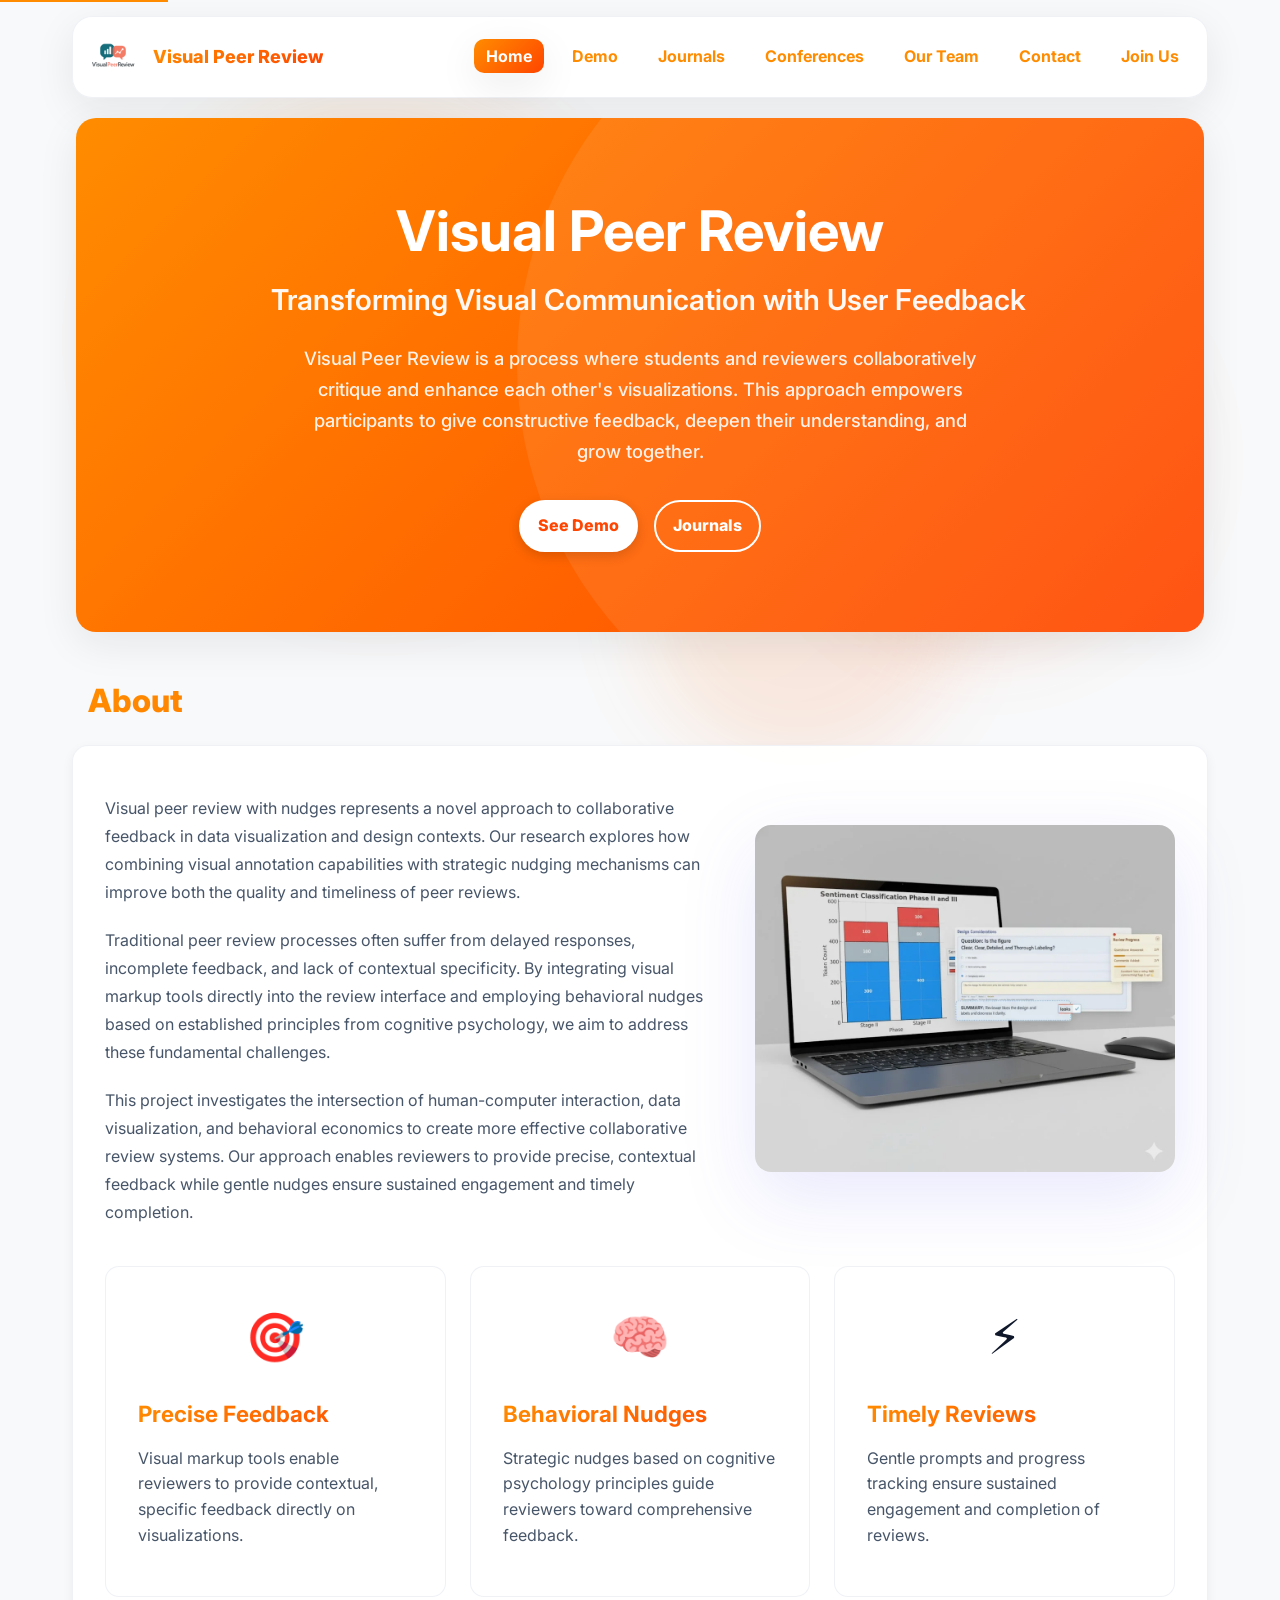
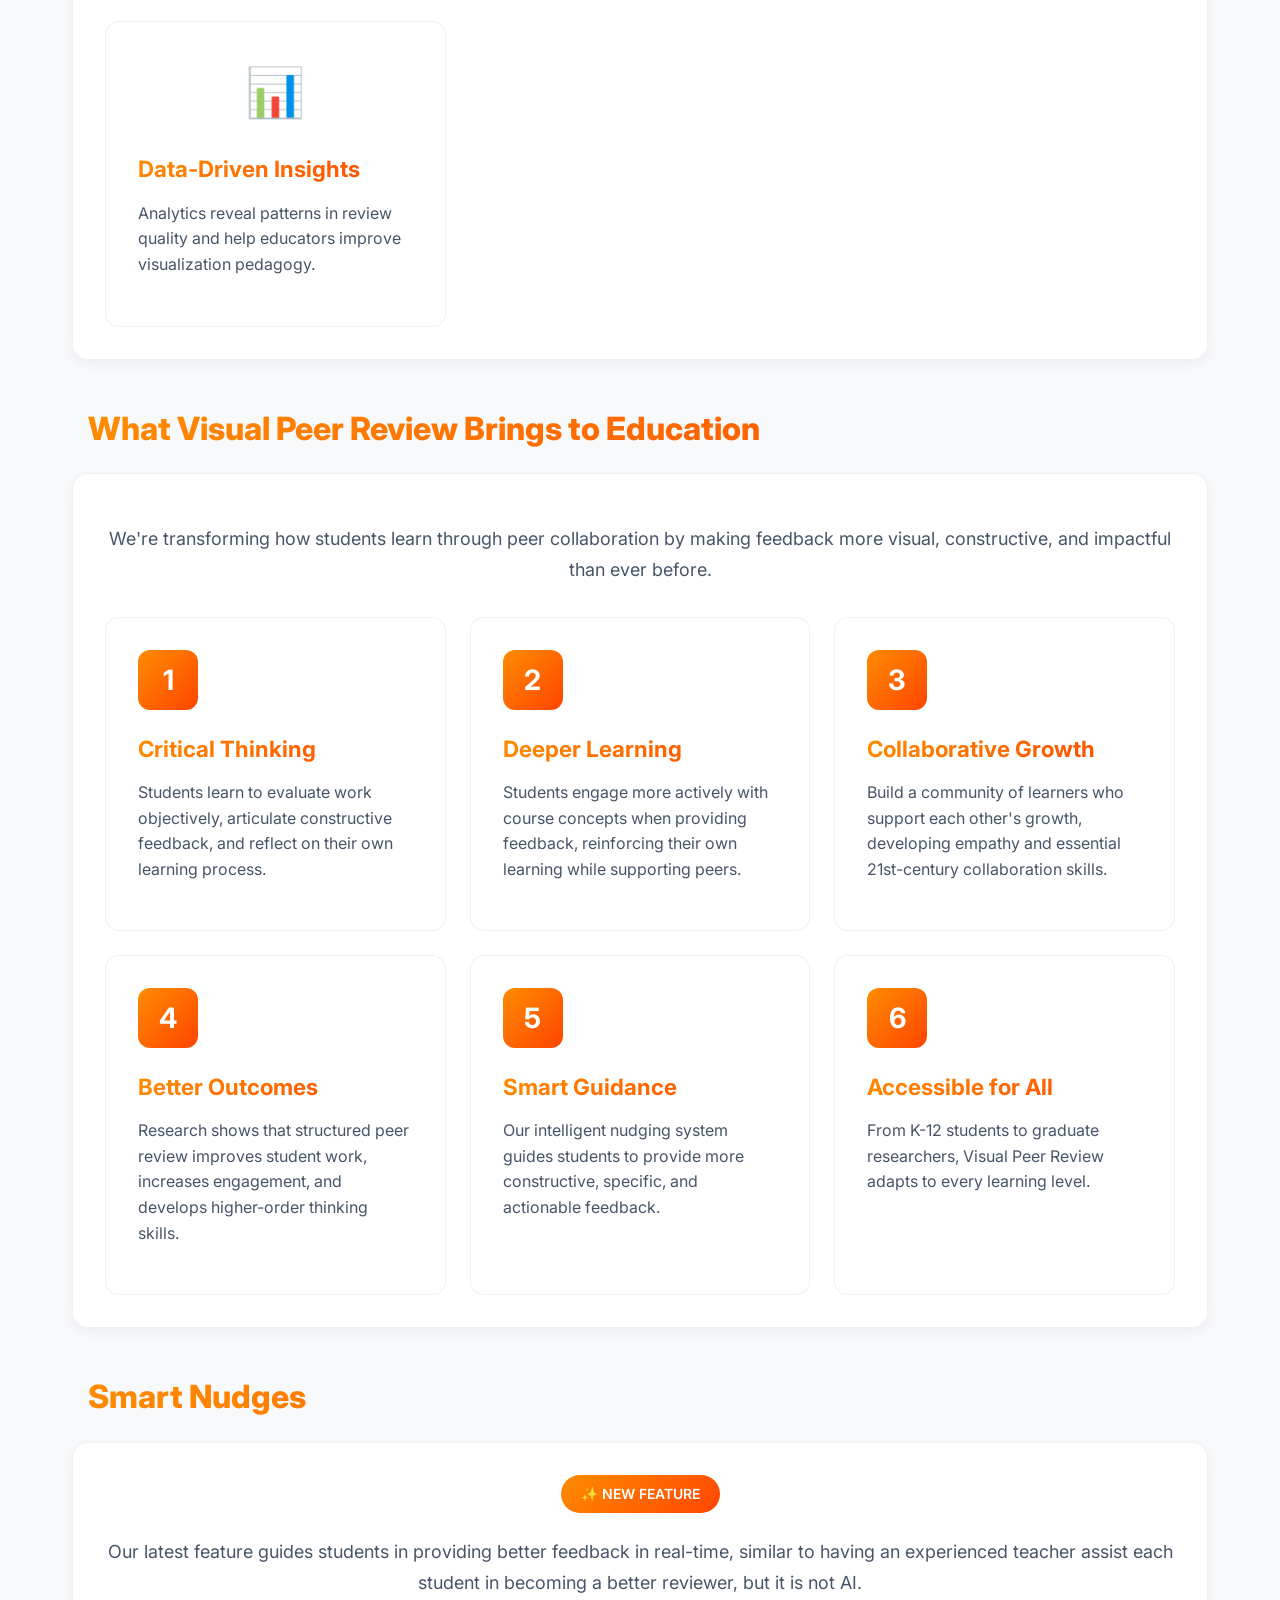
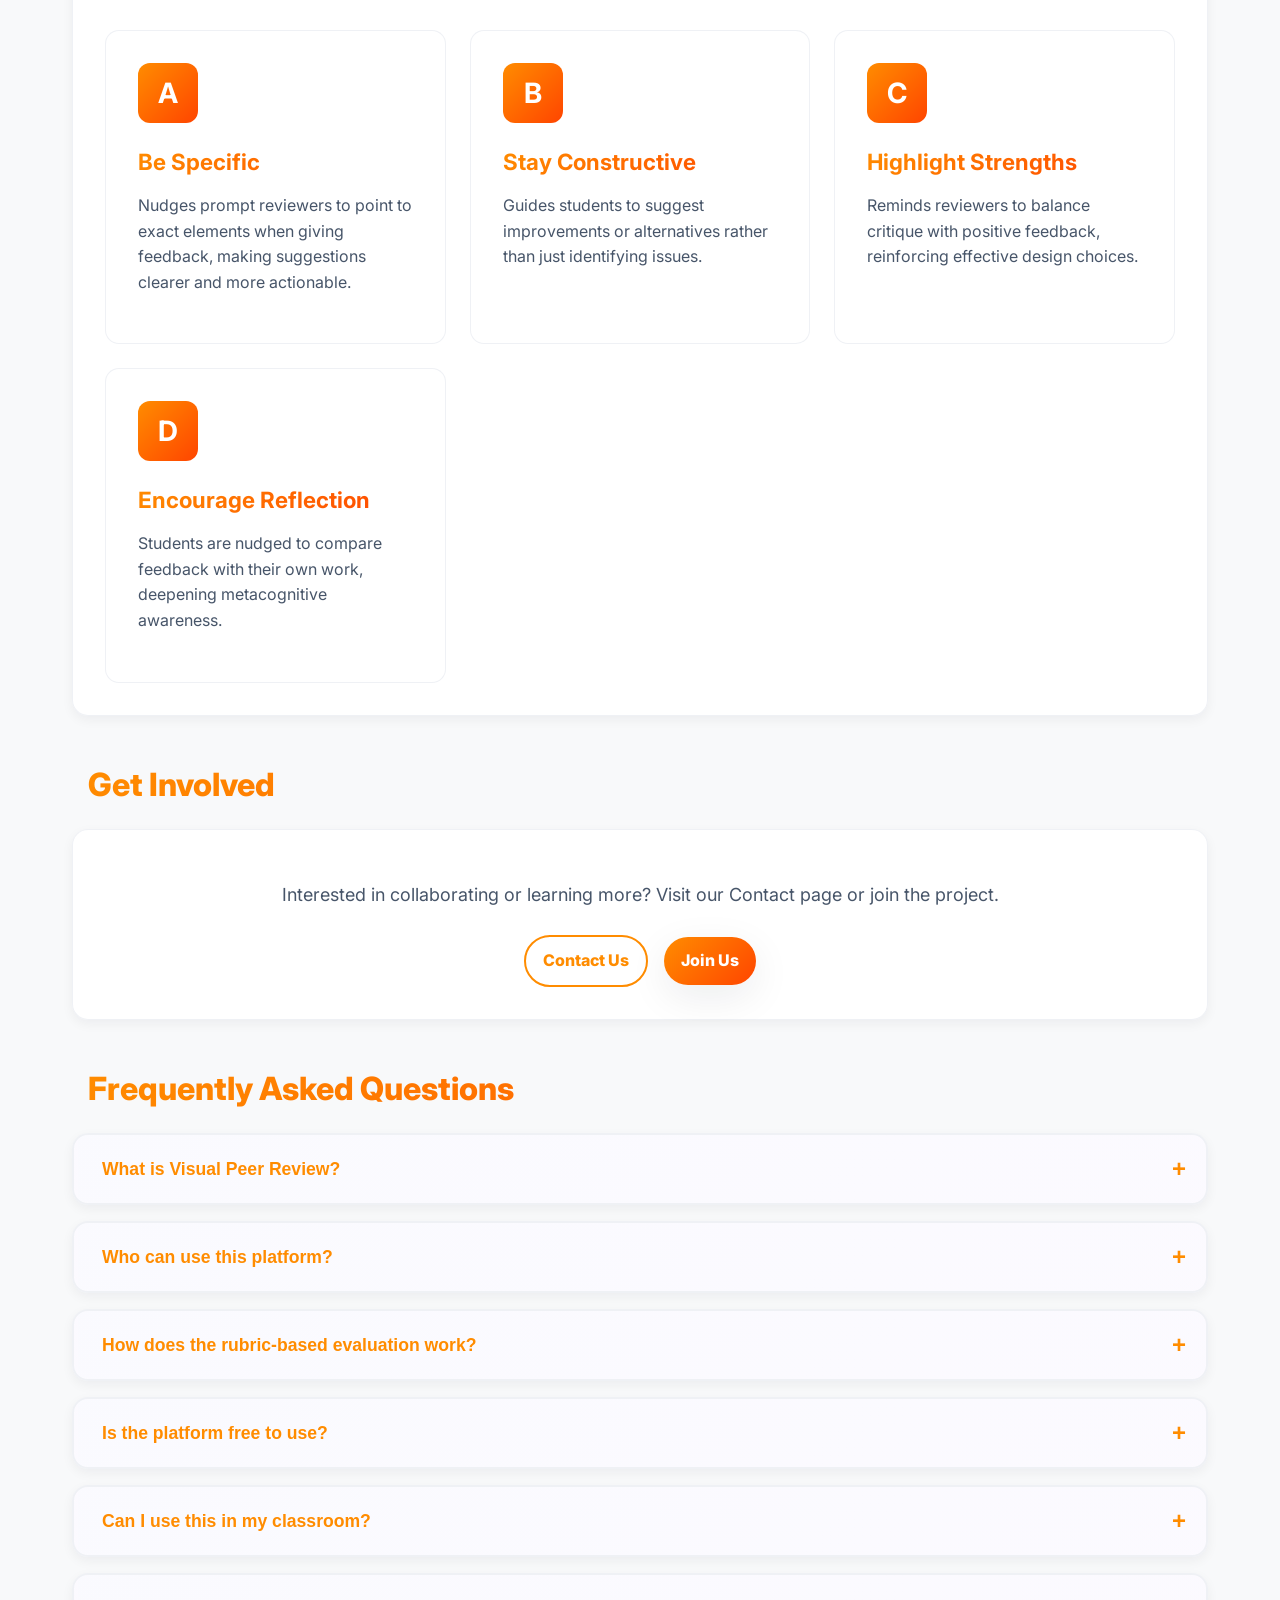
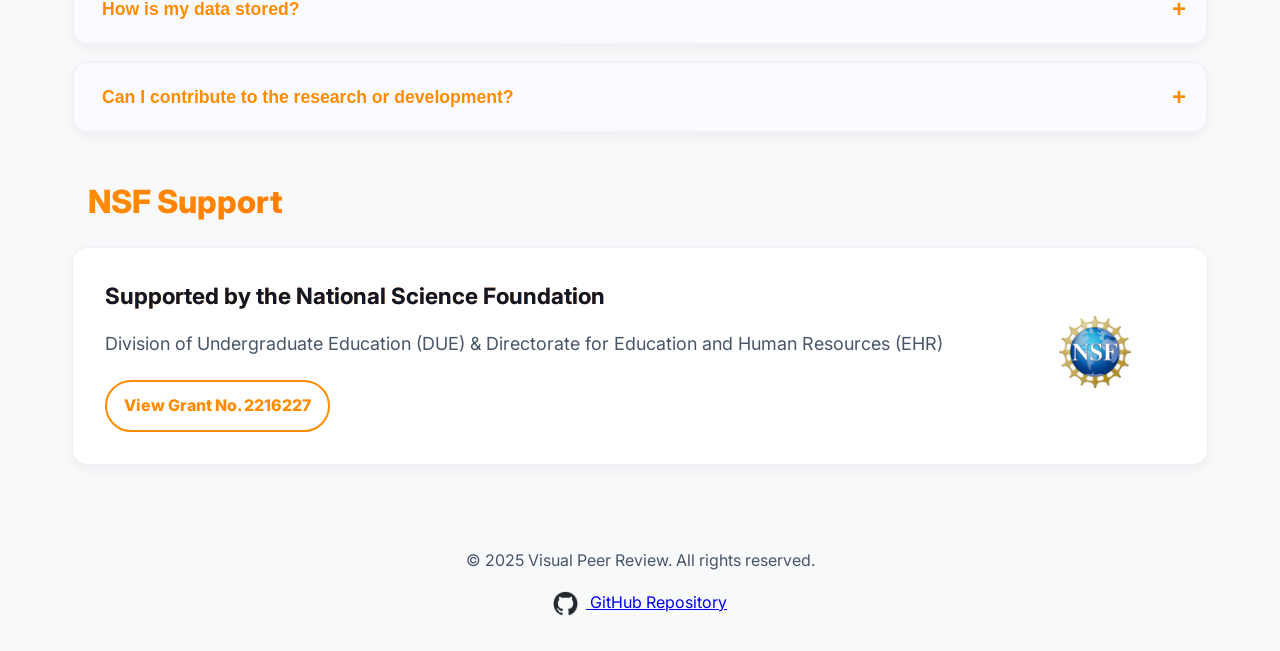
<file: VPR_2025_Site_R/index.html>
<!DOCTYPE html>
<html lang="en">
<head>
    <meta charset="utf-8">
    <meta name="viewport" content="width=device-width, initial-scale=1">
    <meta name="description" content="Visual Peer Review is a collaborative platform for students and educators to critique and improve visualization works through peer feedback and rubric-based evaluation.">
    <meta name="keywords" content="visual peer review, data visualization, peer feedback, education, visualization pedagogy, rubric evaluation">
    <meta name="author" content="Visual Peer Review Team">
    
    <!-- Open Graph / Social Media -->
    <meta property="og:title" content="Visual Peer Review - Collaborative Visualization Critique Platform">
    <meta property="og:description" content="A platform for students and educators to improve visualization works through peer feedback.">
    <meta property="og:type" content="website">
    <meta property="og:url" content="https://visualpeerreview.com">
    
    <!-- Twitter Card -->
    <meta name="twitter:card" content="summary_large_image">
    <meta name="twitter:title" content="Visual Peer Review">
    <meta name="twitter:description" content="Collaborative visualization critique and improvement platform">
    
    <title>Visual Peer Review - Collaborative Visualization Critique Platform</title>
    
    <link rel="preconnect" href="https://fonts.googleapis.com">
    <link rel="preconnect" href="https://fonts.gstatic.com" crossorigin>
    <link href="https://fonts.googleapis.com/css2?family=Inter:wght@400;600;700;800&display=swap" rel="stylesheet">
    <link rel="stylesheet" href="style.css">
    <link rel="stylesheet" href="custom-hero-style.css">
</head>
<body>
    <!-- Skip to main content for keyboard navigation -->
    <a href="#main-content" class="skip-link">Skip to main content</a>
    
    <div class="orb-wrap" aria-hidden="true">
        <div class="orb o1"></div>
        <div class="orb o2"></div>
        <div class="orb o3"></div>
    </div>
    
    <div class="container">
        <header class="navbar fade-in" role="banner">
            <div class="logo-wrap">
                <img src="assets/logo.png" alt="Visual Peer Review Logo" width="48" height="48">
                <div class="brand">Visual Peer Review</div>
            </div>
            <nav role="navigation" aria-label="Main navigation">
                <ul class="nav-links">
                    <li><a href="index.html" class="active" aria-current="page">Home</a></li>
                    <li><a href="demo.html">Demo</a></li>
                    <li><a href="journals.html">Journals</a></li>
                    <li><a href="conferences.html">Conferences</a></li>
                    <li><a href="teams.html">Our Team</a></li>
                    <li><a href="contact.html">Contact</a></li>
                    <li><a href="join.html">Join Us</a></li>
                </ul>
            </nav>
        </header>

        <main id="main-content">
            <section class="hero-section fade-in" aria-labelledby="hero-heading">
                <div class="hero">
                    <div class="container">
                        <div class="hero-content">
                            <h1 id="hero-heading">Visual Peer Review</h1>
                            <h2>Transforming Visual Communication with User Feedback</h2>
                            <p class="kicker">Visual Peer Review is a process where students and reviewers collaboratively critique and enhance each other's visualizations. This approach empowers participants to give constructive feedback, deepen their understanding, and grow together.</p>
                            <div class="hero-buttons">
                                <a class="btn primary" href="demo.html" aria-label="View interactive demo">See Demo</a>
                                <a class="btn ghost" href="journals.html" aria-label="View journal publications">Journals</a>
                            </div>
                        </div>
                    </div>
                </div>
            </section>

            <section class="section fade-in" aria-labelledby="about-heading">
                <h2 id="about-heading">About</h2>
                <article class="card">
                    <div class="about-section">
                        <div class="about-text">
                            <p>Visual peer review with nudges represents a novel approach to collaborative feedback in data visualization and design contexts. Our research explores how combining visual annotation capabilities with strategic nudging mechanisms can improve both the quality and timeliness of peer reviews.</p>

                            <p>Traditional peer review processes often suffer from delayed responses, incomplete feedback, and lack of contextual specificity. By integrating visual markup tools directly into the review interface and employing behavioral nudges based on established principles from cognitive psychology, we aim to address these fundamental challenges.</p>

                            <p>This project investigates the intersection of human-computer interaction, data visualization, and behavioral economics to create more effective collaborative review systems. Our approach enables reviewers to provide precise, contextual feedback while gentle nudges ensure sustained engagement and timely completion.</p>
                        </div>
                        <div class="about-image">
                            <img src="assets/laptop-demo.png" alt="Laptop showing visual peer review interface with sentiment classification and review progress">
                        </div>
                    </div>

                    <div class="feature-cards">
                        <div class="feature-card">
                            <div class="feature-icon">🎯</div>
                            <h3>Precise Feedback</h3>
                            <p>Visual markup tools enable reviewers to provide contextual, specific feedback directly on visualizations.</p>
                        </div>
                        <div class="feature-card">
                            <div class="feature-icon">🧠</div>
                            <h3>Behavioral Nudges</h3>
                            <p>Strategic nudges based on cognitive psychology principles guide reviewers toward comprehensive feedback.</p>
                        </div>
                        <div class="feature-card">
                            <div class="feature-icon">⚡</div>
                            <h3>Timely Reviews</h3>
                            <p>Gentle prompts and progress tracking ensure sustained engagement and completion of reviews.</p>
                        </div>
                        <div class="feature-card">
                            <div class="feature-icon">📊</div>
                            <h3>Data-Driven Insights</h3>
                            <p>Analytics reveal patterns in review quality and help educators improve visualization pedagogy.</p>
                        </div>
                    </div>
                </article>
            </section>

            <section class="section fade-in" aria-labelledby="value-heading">
                <h2 id="value-heading">What Visual Peer Review Brings to Education</h2>
                <div class="card">
                    <p class="kicker center" style="margin-bottom: 2rem;">We're transforming how students learn through peer collaboration by making feedback more visual, constructive, and impactful than ever before.</p>

                    <div class="feature-cards">
                        <div class="feature-card">
                            <div class="feature-number">1</div>
                            <h3>Critical Thinking</h3>
                            <p>Students learn to evaluate work objectively, articulate constructive feedback, and reflect on their own learning process.</p>
                        </div>

                        <div class="feature-card">
                            <div class="feature-number">2</div>
                            <h3>Deeper Learning</h3>
                            <p>Students engage more actively with course concepts when providing feedback, reinforcing their own learning while supporting peers.</p>
                        </div>

                        <div class="feature-card">
                            <div class="feature-number">3</div>
                            <h3>Collaborative Growth</h3>
                            <p>Build a community of learners who support each other's growth, developing empathy and essential 21st-century collaboration skills.</p>
                        </div>

                        <div class="feature-card">
                            <div class="feature-number">4</div>
                            <h3>Better Outcomes</h3>
                            <p>Research shows that structured peer review improves student work, increases engagement, and develops higher-order thinking skills.</p>
                        </div>

                        <div class="feature-card">
                            <div class="feature-number">5</div>
                            <h3>Smart Guidance</h3>
                            <p>Our intelligent nudging system guides students to provide more constructive, specific, and actionable feedback.</p>
                        </div>

                        <div class="feature-card">
                            <div class="feature-number">6</div>
                            <h3>Accessible for All</h3>
                            <p>From K-12 students to graduate researchers, Visual Peer Review adapts to every learning level.</p>
                        </div>
                    </div>
                </div>
            </section>

            <section class="section fade-in" aria-labelledby="nudges-heading">
                <h2 id="nudges-heading">Smart Nudges</h2>
                <div class="card">
                    <div class="nudges-badge">✨ NEW FEATURE</div>
                    <p class="kicker center" style="margin-bottom: 2rem;">Our latest feature guides students in providing better feedback in real-time, similar to having an experienced teacher assist each student in becoming a better reviewer, but it is not AI.</p>

                    <div class="feature-cards">
                        <div class="feature-card">
                            <div class="feature-number">A</div>
                            <h3>Be Specific</h3>
                            <p>Nudges prompt reviewers to point to exact elements when giving feedback, making suggestions clearer and more actionable.</p>
                        </div>

                        <div class="feature-card">
                            <div class="feature-number">B</div>
                            <h3>Stay Constructive</h3>
                            <p>Guides students to suggest improvements or alternatives rather than just identifying issues.</p>
                        </div>

                        <div class="feature-card">
                            <div class="feature-number">C</div>
                            <h3>Highlight Strengths</h3>
                            <p>Reminds reviewers to balance critique with positive feedback, reinforcing effective design choices.</p>
                        </div>

                        <div class="feature-card">
                            <div class="feature-number">D</div>
                            <h3>Encourage Reflection</h3>
                            <p>Students are nudged to compare feedback with their own work, deepening metacognitive awareness.</p>
                        </div>
                    </div>
                </div>
            </section>

            <section class="section fade-in" aria-labelledby="get-involved">
                <h2 id="get-involved">Get Involved</h2>
                <div class="card center">
                    <p class="kicker">Interested in collaborating or learning more? Visit our Contact page or join the project.</p>
                    <div class="hero-buttons">
                        <a class="btn ghost" href="contact.html">Contact Us</a>
                        <a class="btn primary" href="join.html" aria-label="Join the site">Join Us</a>
                    </div>
                </div>
            </section>

            <section class="section fade-in" aria-labelledby="faq-heading">
                <h2 id="faq-heading">Frequently Asked Questions</h2>
                <div class="faq-container">
                    <div class="faq-item">
                        <button class="faq-question" aria-expanded="false">
                            <span>What is Visual Peer Review?</span>
                            <span class="faq-icon">+</span>
                        </button>
                        <div class="faq-answer">
                            <br>
                            <p>Visual Peer Review is an educational process and platform where students collaboratively evaluate and provide feedback on data visualizations. It uses structured rubrics to assess visualizations based on key principles like lie factor, data-to-ink ratio, and chart junk.</p>
                        </div>
                    </div>

                    <div class="faq-item">
                        <button class="faq-question" aria-expanded="false">
                            <span>Who can use this platform?</span>
                            <span class="faq-icon">+</span>
                        </button>
                        <div class="faq-answer">
                            <br>
                            <p>The platform is designed for students, educators, and researchers in data visualization, information design, and related fields. It's particularly useful in classroom settings where peer feedback enhances learning outcomes.</p>
                        </div>
                    </div>

                    <div class="faq-item">
                        <button class="faq-question" aria-expanded="false">
                            <span>How does the rubric-based evaluation work?</span>
                            <span class="faq-icon">+</span>
                        </button>
                        <div class="faq-answer">
                            <br>
                            <p>Our evaluation system uses a comprehensive rubric covering key visualization principles. Reviewers rate visualizations on multiple criteria and provide detailed comments. The system guides users with personalized nudges to ensure thorough, constructive feedback.</p>
                        </div>
                    </div>

                    <div class="faq-item">
                        <button class="faq-question" aria-expanded="false">
                            <span>Is the platform free to use?</span>
                            <span class="faq-icon">+</span>
                        </button>
                        <div class="faq-answer">
                            <br>
                            <p>Yes, the Visual Peer Review platform is free to use. It's supported by the National Science Foundation (NSF Grant #2216227) and developed to advance visualization education and research.</p>
                        </div>
                    </div>

                    <div class="faq-item">
                        <button class="faq-question" aria-expanded="false">
                            <span>Can I use this in my classroom?</span>
                            <span class="faq-icon">+</span>
                        </button>
                        <div class="faq-answer">
                            <br>
                            <p>Absolutely! The platform is specifically designed for educational use. Instructors can have students review visualizations, export feedback data, and track learning progress. Contact us for guidance on integrating it into your curriculum.</p>
                        </div>
                    </div>

                    <div class="faq-item">
                        <button class="faq-question" aria-expanded="false">
                            <span>How is my data stored?</span>
                            <span class="faq-icon">+</span>
                        </button>
                        <div class="faq-answer">
                            <br>
                            <p>Reviews are stored locally in your browser using localStorage. You can export your data as JSON files at any time. We don't collect or store any personal information on external servers, ensuring your privacy and data control.</p>
                        </div>
                    </div>

                    <div class="faq-item">
                        <button class="faq-question" aria-expanded="false">
                            <span>Can I contribute to the research or development?</span>
                            <span class="faq-icon">+</span>
                        </button>
                        <div class="faq-answer">
                            <br>
                            <p>Yes! We welcome collaborations from researchers, educators, and developers. Visit our GitHub repository to contribute code, or contact our team to discuss research partnerships and educational collaborations.</p>
                        </div>
                    </div>
                </div>
            </section>

            <section class="section fade-in" aria-labelledby="nsf-heading">
                <h2 id="nsf-heading">NSF Support</h2>
                <article class="card nsf-card">
                    <div class="nsf-content">
                        <div class="nsf-text">
                            <h3>Supported by the National Science Foundation</h3>
                            <p class="kicker">Division of Undergraduate Education (DUE) & Directorate for Education and Human Resources (EHR)</p>
                            <p>
                                <a class="btn ghost"
                                   href="https://www.nsf.gov/awardsearch/showAward?AWD_ID=2216227"
                                   target="_blank"
                                   rel="noopener noreferrer"
                                   aria-label="View NSF Grant No. 2216227 (opens in new tab)">
                                    View Grant No. 2216227
                                </a>
                            </p>
                        </div>
                        <div class="nsf-logo">
                            <a href="https://www.nsf.gov/awardsearch/showAward?AWD_ID=2216227"
                               target="_blank"
                               rel="noopener noreferrer"
                               aria-label="National Science Foundation website (opens in new tab)">
                                <img src="assets/NSF_Official_logo.png"
                                     alt="National Science Foundation Logo"
                                     width="160"
                                     height="84">
                            </a>
                        </div>
                    </div>
                </article>
            </section>
        </main>

        <footer class="footer fade-in" role="contentinfo">
            <div class="center">
                <p>&copy; 2025 Visual Peer Review. All rights reserved.</p>
                <p><a href="https://github.com/USFDataVisualization/VisPeerReview" target="_blank" rel="noopener noreferrer"><img src="assets/github-mark.png" alt="GitHub Logo" width="25" height="25"> GitHub Repository</a></p>
            </div>
        </footer>
    </div>
    
    <script src="script.js"></script>
</body>
</html>
</file>
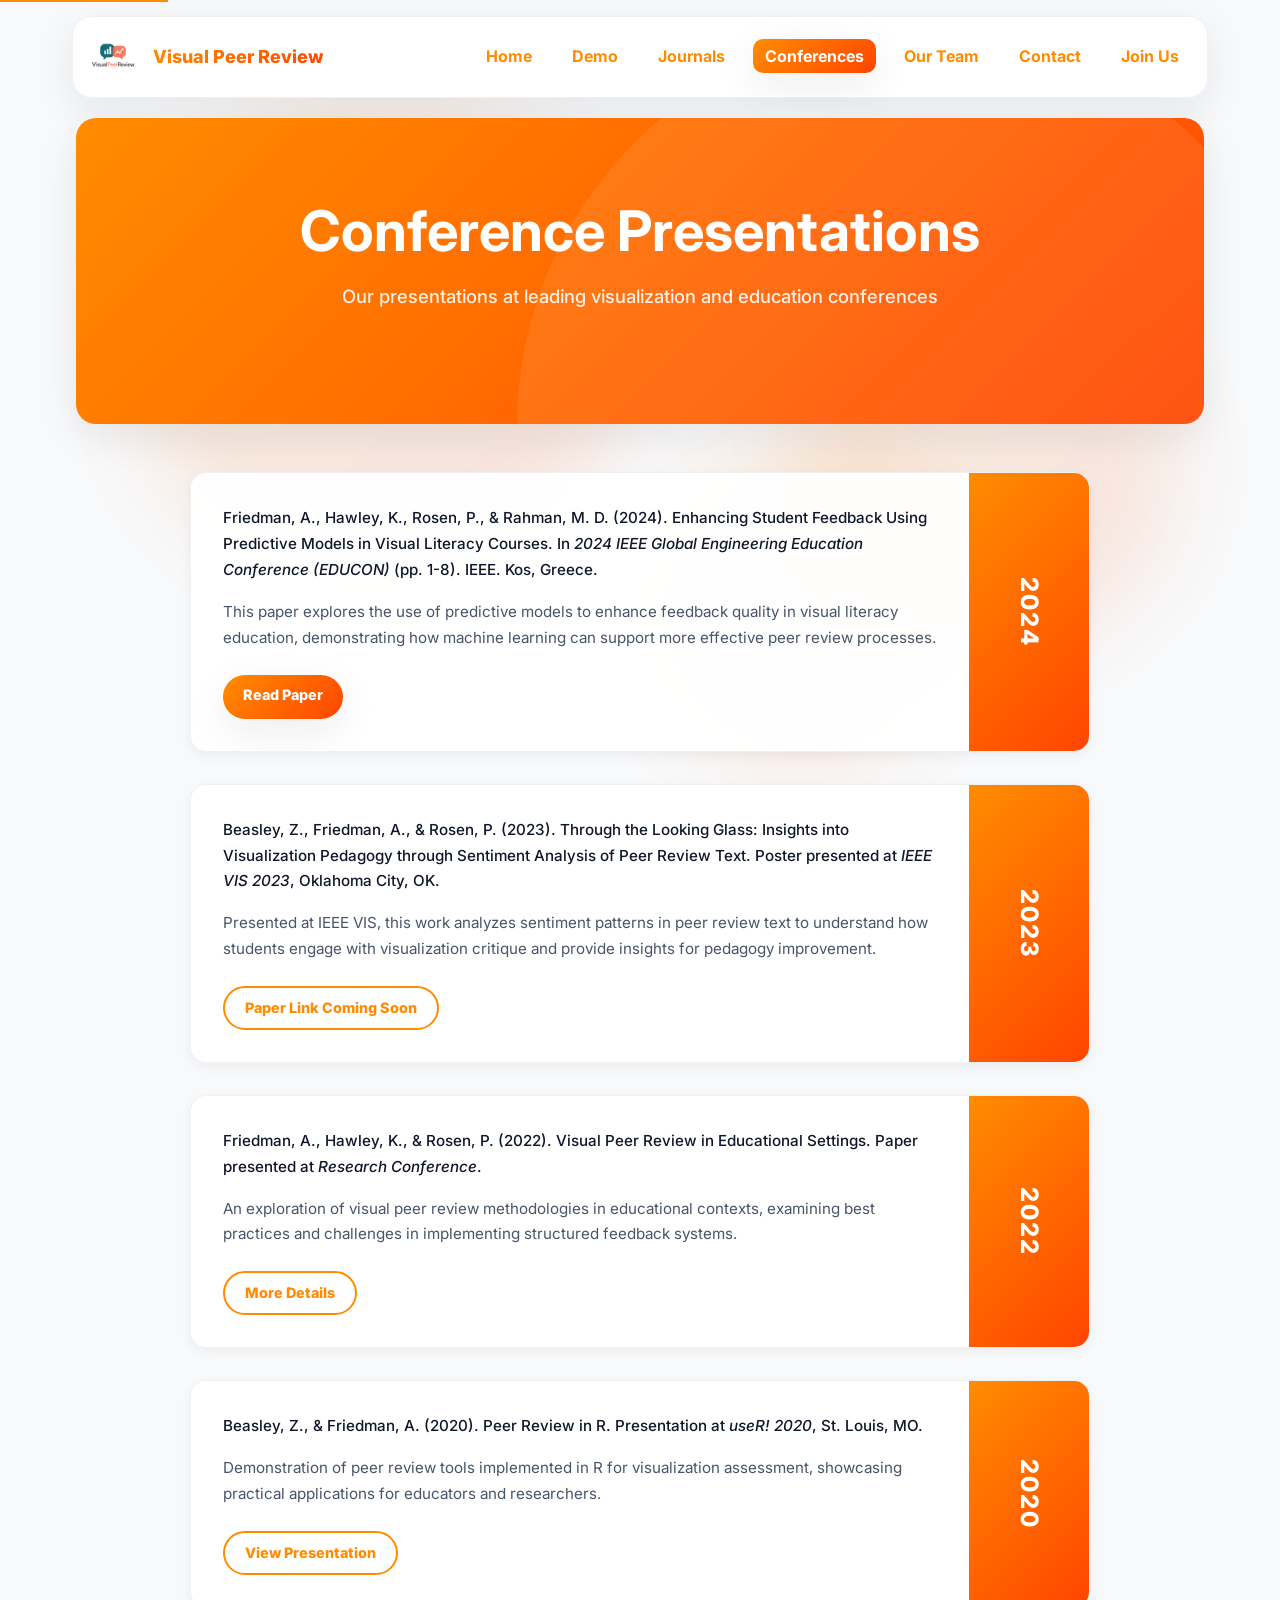
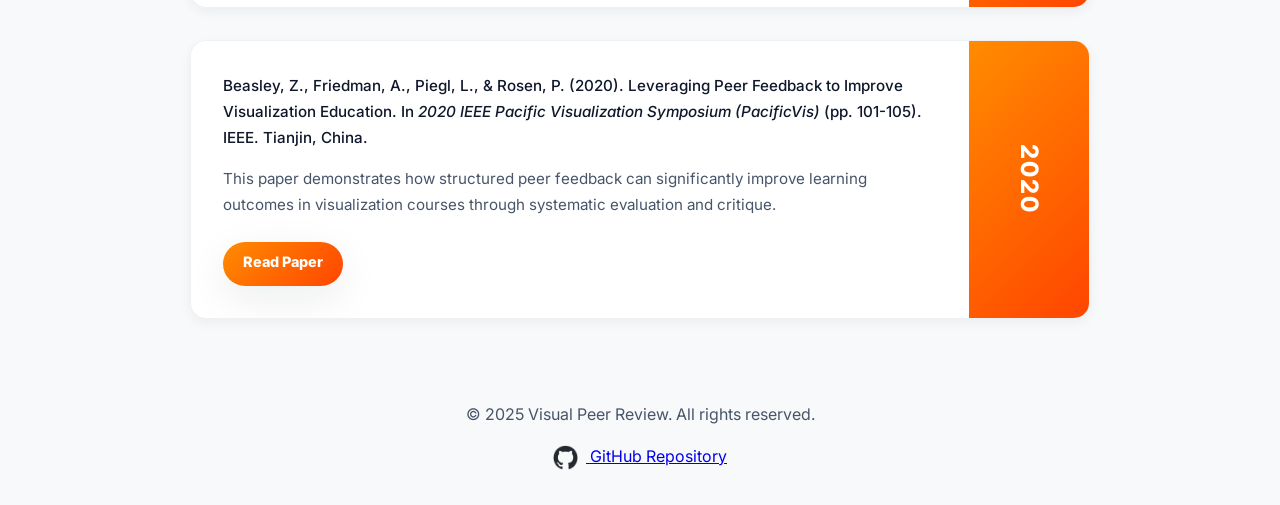
<file: VPR_2025_Site_R/conferences.html>
<!DOCTYPE html>
<html lang="en">
<head>
    <meta charset="utf-8">
    <meta name="viewport" content="width=device-width, initial-scale=1">
    <meta name="description" content="View our conference presentations and papers on visual peer review, visualization education, and pedagogical research presented at IEEE VIS, PacificVis, and other leading venues.">
    <meta name="keywords" content="visualization conferences, IEEE VIS, PacificVis, education research, conference papers, peer review research">
    <meta name="author" content="Visual Peer Review Team">

    <title>Conference Presentations - Visual Peer Review | Research Talks</title>

    <link rel="preconnect" href="https://fonts.googleapis.com">
    <link rel="preconnect" href="https://fonts.gstatic.com" crossorigin>
    <link href="https://fonts.googleapis.com/css2?family=Inter:wght@400;600;700;800&display=swap" rel="stylesheet">
    <link rel="stylesheet" href="style.css">
    <link rel="stylesheet" href="custom-hero-style.css">
</head>
<body>
    <a href="#main-content" class="skip-link">Skip to main content</a>

    <div class="orb-wrap" aria-hidden="true">
        <div class="orb o1"></div>
        <div class="orb o2"></div>
        <div class="orb o3"></div>
    </div>

    <div class="container">
        <header class="navbar fade-in" role="banner">
            <div class="logo-wrap">
                <img src="assets/logo.png" alt="Visual Peer Review Logo" width="48" height="48">
                <div class="brand">Visual Peer Review</div>
            </div>
            <nav role="navigation" aria-label="Main navigation">
                <ul class="nav-links">
                    <li><a href="index.html">Home</a></li>
                    <li><a href="demo.html">Demo</a></li>
                    <li><a href="journals.html">Journals</a></li>
                    <li><a href="conferences.html" class="active" aria-current="page">Conferences</a></li>
                    <li><a href="teams.html">Our Team</a></li>
                    <li><a href="contact.html">Contact</a></li>
                    <li><a href="join.html">Join Us</a></li>
                </ul>
            </nav>
        </header>

        <main id="main-content">
            <section class="hero-section fade-in" aria-labelledby="conferences-heading">
                <div class="hero">
                    <div class="container">
                        <div class="hero-content">
                            <h1 id="conferences-heading">Conference Presentations</h1>
                            <p class="kicker">Our presentations at leading visualization and education conferences</p>
                        </div>
                    </div>
                </div>
            </section>

            <section class="section fade-in">
                <div class="publications-container">
                    <article class="publication-card">
                        <div class="publication-year">2024</div>
                        <div class="publication-content">
                            <p class="publication-citation">Friedman, A., Hawley, K., Rosen, P., & Rahman, M. D. (2024). Enhancing Student Feedback Using Predictive Models in Visual Literacy Courses. In <em>2024 IEEE Global Engineering Education Conference (EDUCON)</em> (pp. 1-8). IEEE. Kos, Greece.</p>
                            <p class="publication-abstract">This paper explores the use of predictive models to enhance feedback quality in visual literacy education, demonstrating how machine learning can support more effective peer review processes.</p>
                            <div class="publication-actions">
                                <a class="btn primary btn-sm"
                                   href="https://arxiv.org/abs/2405.15026"
                                   target="_blank"
                                   rel="noopener noreferrer"
                                   aria-label="Read full paper on arXiv (opens in new tab)">
                                    Read Paper
                                </a>
                            </div>
                        </div>
                    </article>

                    <article class="publication-card">
                        <div class="publication-year">2023</div>
                        <div class="publication-content">
                            <p class="publication-citation">Beasley, Z., Friedman, A., & Rosen, P. (2023). Through the Looking Glass: Insights into Visualization Pedagogy through Sentiment Analysis of Peer Review Text. Poster presented at <em>IEEE VIS 2023</em>, Oklahoma City, OK.</p>
                            <p class="publication-abstract">Presented at IEEE VIS, this work analyzes sentiment patterns in peer review text to understand how students engage with visualization critique and provide insights for pedagogy improvement.</p>
                            <div class="publication-actions">
                                <a class="btn ghost btn-sm"
                                   href="#"
                                   aria-label="Paper link (coming soon)">
                                    Paper Link Coming Soon
                                </a>
                            </div>
                        </div>
                    </article>

                    <article class="publication-card">
                        <div class="publication-year">2022</div>
                        <div class="publication-content">
                            <p class="publication-citation">Friedman, A., Hawley, K., & Rosen, P. (2022). Visual Peer Review in Educational Settings. Paper presented at <em>Research Conference</em>.</p>
                            <p class="publication-abstract">An exploration of visual peer review methodologies in educational contexts, examining best practices and challenges in implementing structured feedback systems.</p>
                            <div class="publication-actions">
                                <a class="btn ghost btn-sm"
                                   href="#"
                                   aria-label="Paper details (coming soon)">
                                    More Details
                                </a>
                            </div>
                        </div>
                    </article>

                    <article class="publication-card">
                        <div class="publication-year">2020</div>
                        <div class="publication-content">
                            <p class="publication-citation">Beasley, Z., & Friedman, A. (2020). Peer Review in R. Presentation at <em>useR! 2020</em>, St. Louis, MO.</p>
                            <p class="publication-abstract">Demonstration of peer review tools implemented in R for visualization assessment, showcasing practical applications for educators and researchers.</p>
                            <div class="publication-actions">
                                <a class="btn ghost btn-sm"
                                   href="#"
                                   aria-label="Presentation materials (coming soon)">
                                    View Presentation
                                </a>
                            </div>
                        </div>
                    </article>

                    <article class="publication-card">
                        <div class="publication-year">2020</div>
                        <div class="publication-content">
                            <p class="publication-citation">Beasley, Z., Friedman, A., Piegl, L., & Rosen, P. (2020). Leveraging Peer Feedback to Improve Visualization Education. In <em>2020 IEEE Pacific Visualization Symposium (PacificVis)</em> (pp. 101-105). IEEE. Tianjin, China.</p>
                            <p class="publication-abstract">This paper demonstrates how structured peer feedback can significantly improve learning outcomes in visualization courses through systematic evaluation and critique.</p>
                            <div class="publication-actions">
                                <a class="btn primary btn-sm"
                                   href="https://ieeexplore.ieee.org/xpl/conhome/9082508/proceeding"
                                   target="_blank"
                                   rel="noopener noreferrer"
                                   aria-label="Read full paper on IEEE Xplore (opens in new tab)">
                                    Read Paper
                                </a>
                            </div>
                        </div>
                    </article>
                </div>
            </section>
        </main>

        <footer class="footer fade-in" role="contentinfo">
            <div class="center">
                <p>&copy; 2025 Visual Peer Review. All rights reserved.</p>
                <p><a href="https://github.com/USFDataVisualization/VisPeerReview" target="_blank" rel="noopener noreferrer"><img src="assets/github-mark.png" alt="GitHub Logo" width="25" height="25"> GitHub Repository</a></p>
            </div>
        </footer>
    </div>

    <script src="script.js"></script>
</body>
</html>
</file>
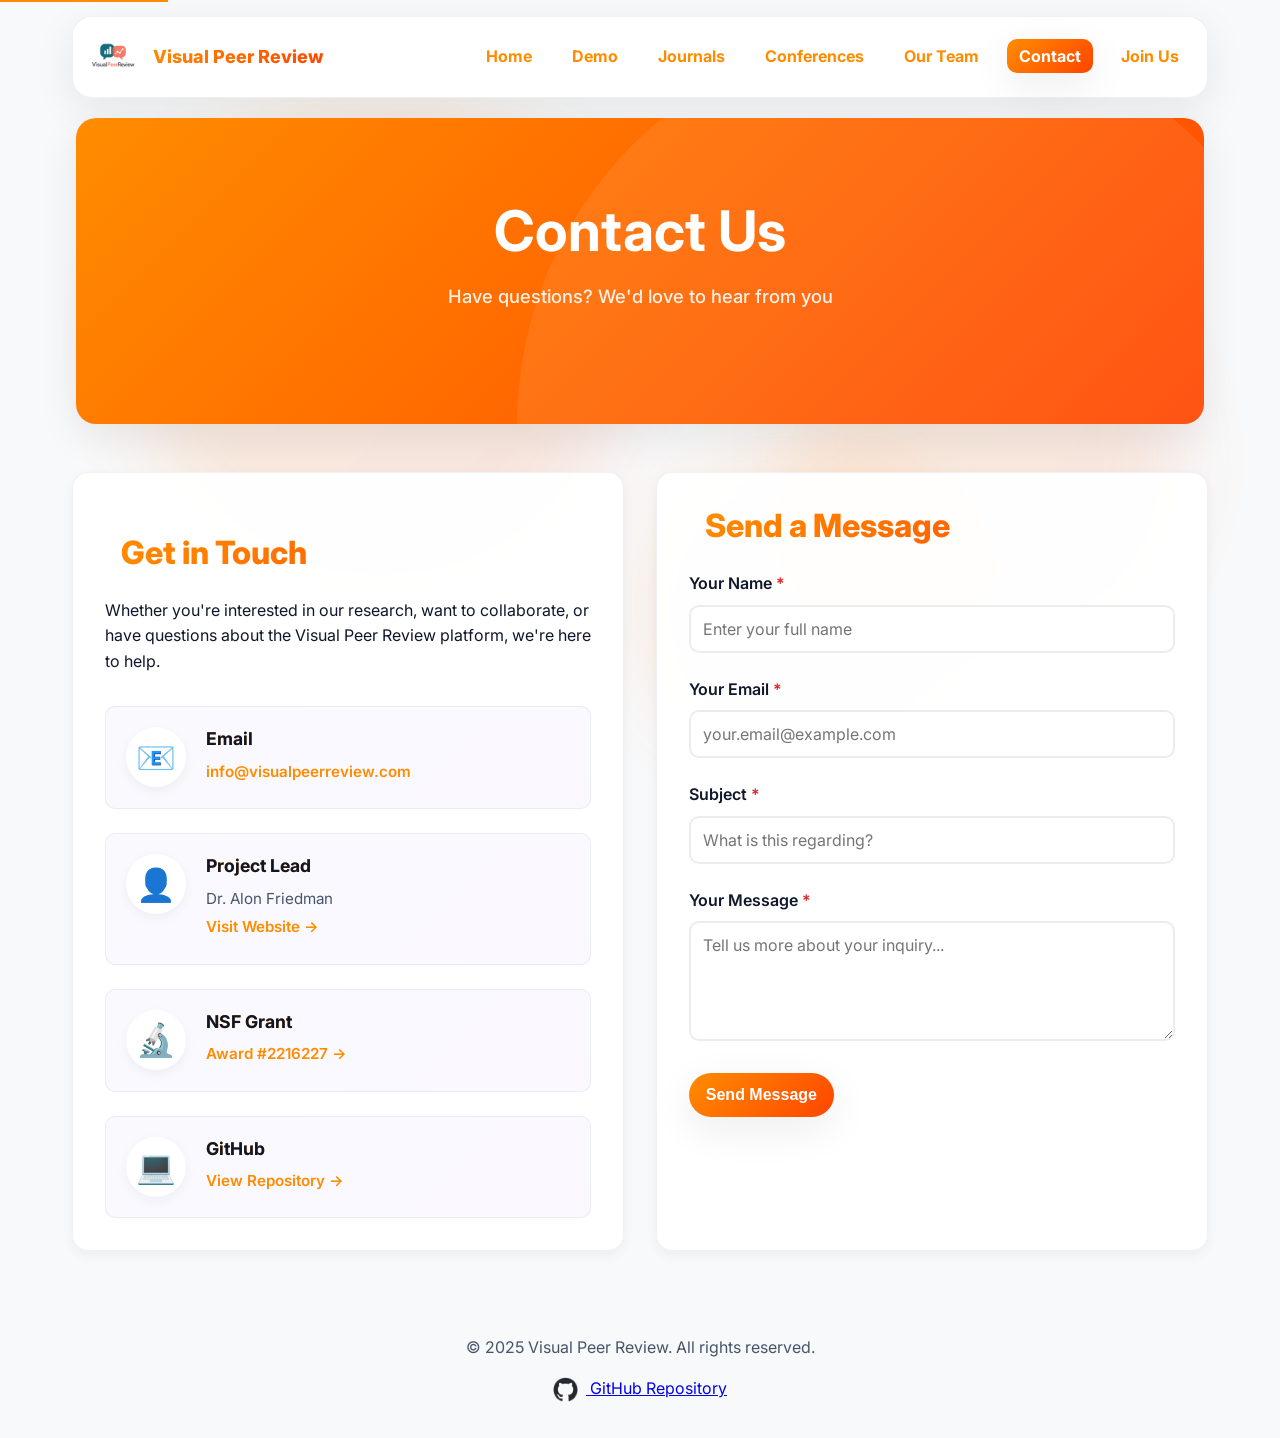
<file: VPR_2025_Site_R/contact.html>
<!DOCTYPE html>
<html lang="en">
<head>
    <meta charset="utf-8">
    <meta name="viewport" content="width=device-width, initial-scale=1">
    <meta name="description" content="Contact the Visual Peer Review team for questions about our research, platform, or collaboration opportunities in visualization education.">
    <meta name="keywords" content="contact, collaboration, visualization research, education inquiry, peer review questions">
    <meta name="author" content="Visual Peer Review Team">
    
    <title>Contact Us - Visual Peer Review | Get in Touch</title>
    
    <link rel="preconnect" href="https://fonts.googleapis.com">
    <link rel="preconnect" href="https://fonts.gstatic.com" crossorigin>
    <link href="https://fonts.googleapis.com/css2?family=Inter:wght@400;600;700;800&display=swap" rel="stylesheet">
    <link rel="stylesheet" href="style.css">
    <link rel="stylesheet" href="custom-hero-style.css">
</head>
<body>
    <a href="#main-content" class="skip-link">Skip to main content</a>
    
    <div class="orb-wrap" aria-hidden="true">
        <div class="orb o1"></div>
        <div class="orb o2"></div>
        <div class="orb o3"></div>
    </div>
    
    <div class="container">
        <header class="navbar fade-in" role="banner">
            <div class="logo-wrap">
                <img src="assets/logo.png" alt="Visual Peer Review Logo" width="48" height="48">
                <div class="brand">Visual Peer Review</div>
            </div>
            <nav role="navigation" aria-label="Main navigation">
                <ul class="nav-links">
                    <li><a href="index.html">Home</a></li>
                    <li><a href="demo.html">Demo</a></li>
                    <li><a href="journals.html">Journals</a></li>
                    <li><a href="conferences.html">Conferences</a></li>
                    <li><a href="teams.html">Our Team</a></li>
                    <li><a href="contact.html" class="active" aria-current="page">Contact</a></li>
                    <li><a href="join.html">Join Us</a></li>
                </ul>
            </nav>
        </header>

        <main id="main-content">
            <section class="hero-section fade-in" aria-labelledby="contact-heading">
                <div class="hero">
                    <div class="container">
                        <div class="hero-content">
                            <h1 id="contact-heading">Contact Us</h1>
                            <p class="kicker">Have questions? We'd love to hear from you</p>
                        </div>
                    </div>
                </div>
            </section>

            <section class="section fade-in">
                <div class="contact-container">
                    <div class="contact-grid">
                        <article class="card contact-info-card">
                            <h2>Get in Touch</h2>
                            <p>Whether you're interested in our research, want to collaborate, or have questions about the Visual Peer Review platform, we're here to help.</p>

                            <div class="contact-methods">
                                <div class="contact-method">
                                    <div class="contact-icon">📧</div>
                                    <div class="contact-details">
                                        <h3>Email</h3>
                                        <p><a href="mailto:info@visualpeerreview.com">info@visualpeerreview.com</a></p>
                                    </div>
                                </div>

                                <div class="contact-method">
                                    <div class="contact-icon">👤</div>
                                    <div class="contact-details">
                                        <h3>Project Lead</h3>
                                        <p>Dr. Alon Friedman</p>
                                        <p><a href="https://alonfriedman.net/" target="_blank" rel="noopener noreferrer">Visit Website →</a></p>
                                    </div>
                                </div>

                                <div class="contact-method">
                                    <div class="contact-icon">🔬</div>
                                    <div class="contact-details">
                                        <h3>NSF Grant</h3>
                                        <p><a href="https://www.nsf.gov/awardsearch/showAward?AWD_ID=2216227" target="_blank" rel="noopener noreferrer">Award #2216227 →</a></p>
                                    </div>
                                </div>

                                <div class="contact-method">
                                    <div class="contact-icon">💻</div>
                                    <div class="contact-details">
                                        <h3>GitHub</h3>
                                        <p><a href="https://github.com/USFDataVisualization/VisPeerReview" target="_blank" rel="noopener noreferrer">View Repository →</a></p>
                                    </div>
                                </div>
                            </div>
                        </article>

                        <article class="card contact-form-card">
                            <h2>Send a Message</h2>
                            <form class="contact-form"
                                  onsubmit="alert('This is a demo form. In production, connect to your email service or backend API.'); return false;"
                                  aria-label="Contact form">

                                <div class="form-group">
                                    <label for="contact-name">Your Name <span class="required">*</span></label>
                                    <input id="contact-name"
                                           type="text"
                                           name="name"
                                           placeholder="Enter your full name"
                                           required
                                           aria-required="true">
                                </div>

                                <div class="form-group">
                                    <label for="contact-email">Your Email <span class="required">*</span></label>
                                    <input id="contact-email"
                                           type="email"
                                           name="email"
                                           placeholder="your.email@example.com"
                                           required
                                           aria-required="true">
                                </div>

                                <div class="form-group">
                                    <label for="contact-subject">Subject <span class="required">*</span></label>
                                    <input id="contact-subject"
                                           type="text"
                                           name="subject"
                                           placeholder="What is this regarding?"
                                           required
                                           aria-required="true">
                                </div>

                                <div class="form-group">
                                    <label for="contact-message">Your Message <span class="required">*</span></label>
                                    <textarea id="contact-message"
                                              name="message"
                                              placeholder="Tell us more about your inquiry..."
                                              required
                                              aria-required="true"></textarea>
                                </div>

                                <button class="btn primary" type="submit" aria-label="Send message">
                                    Send Message
                                </button>
                            </form>
                        </article>
                    </div>
                </div>
            </section>
        </main>

        <footer class="footer fade-in" role="contentinfo">
            <div class="center">
                <p>&copy; 2025 Visual Peer Review. All rights reserved.</p>
                <p><a href="https://github.com/USFDataVisualization/VisPeerReview" target="_blank" rel="noopener noreferrer"><img src="assets/github-mark.png" alt="GitHub Logo" width="25" height="25"> GitHub Repository</a></p>
            </div>
        </footer>
    </div>
    
    <script src="script.js"></script>
</body>
</html>
</file>
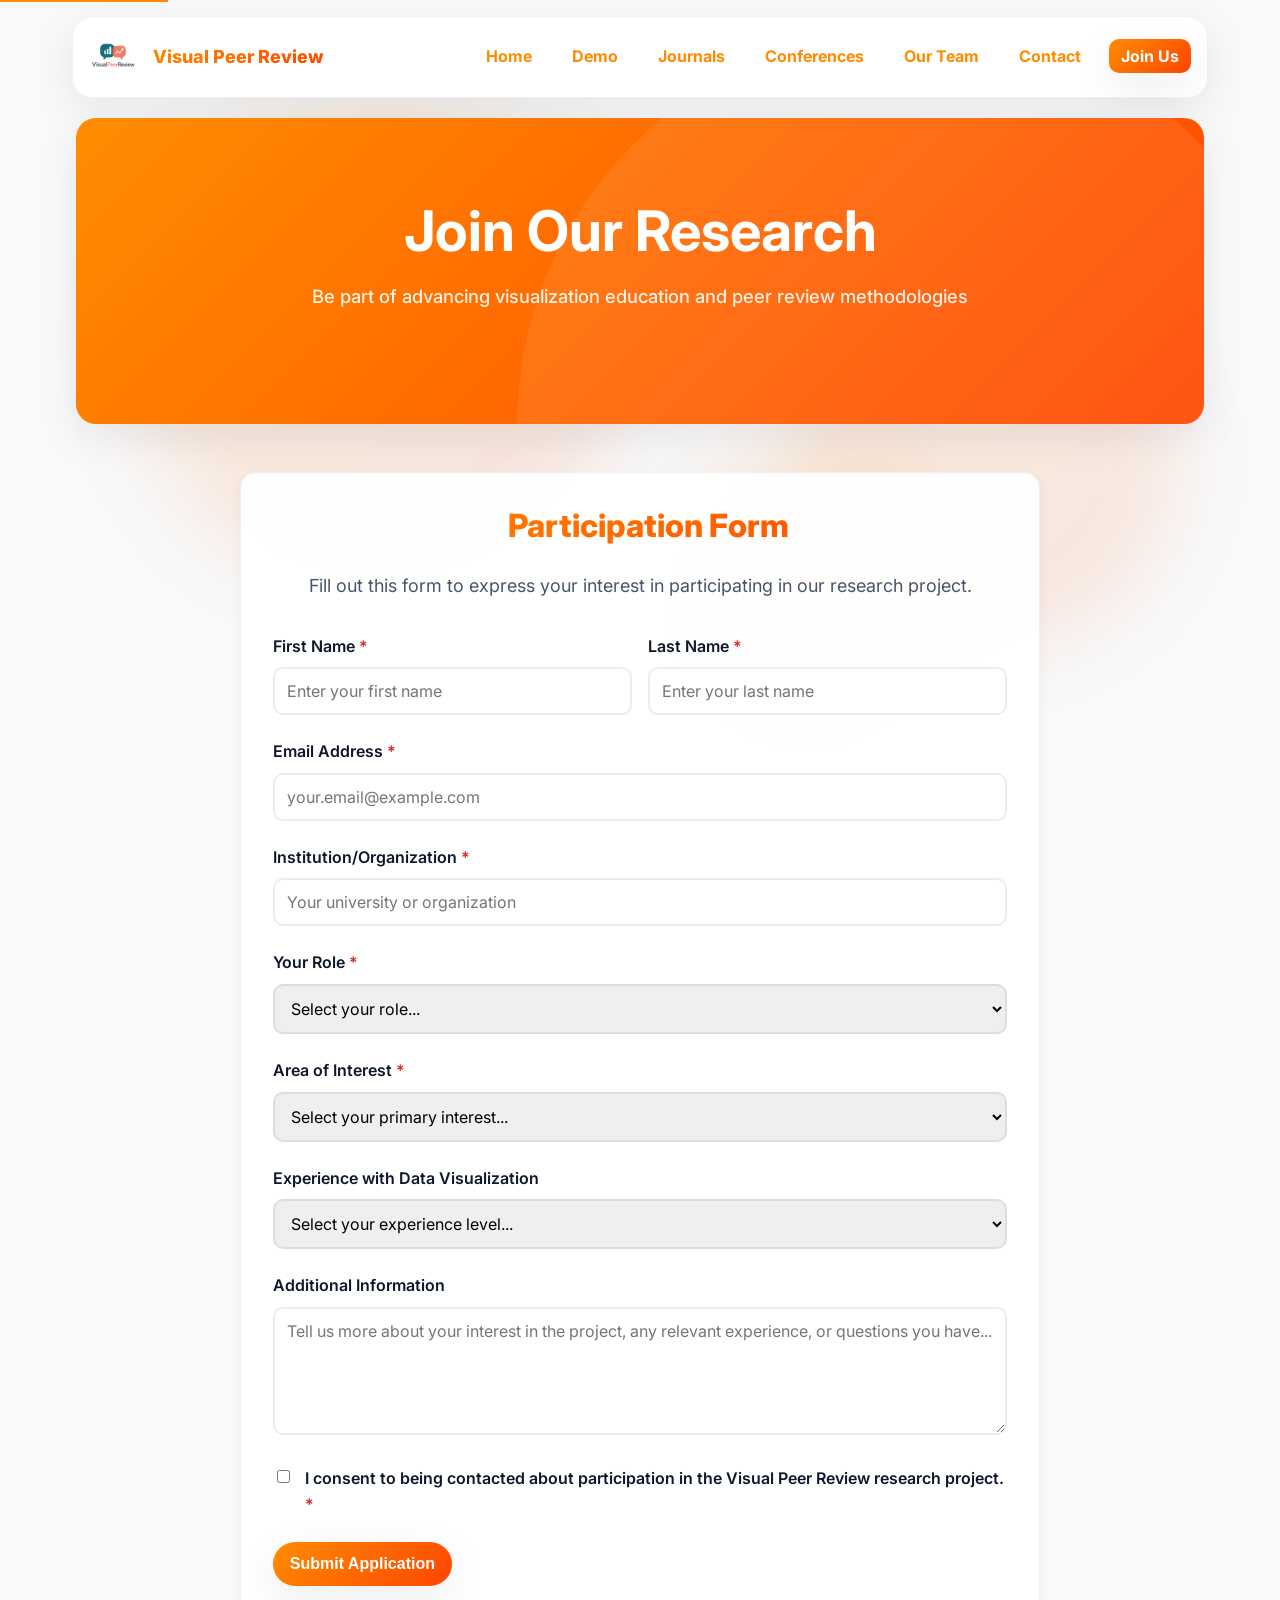
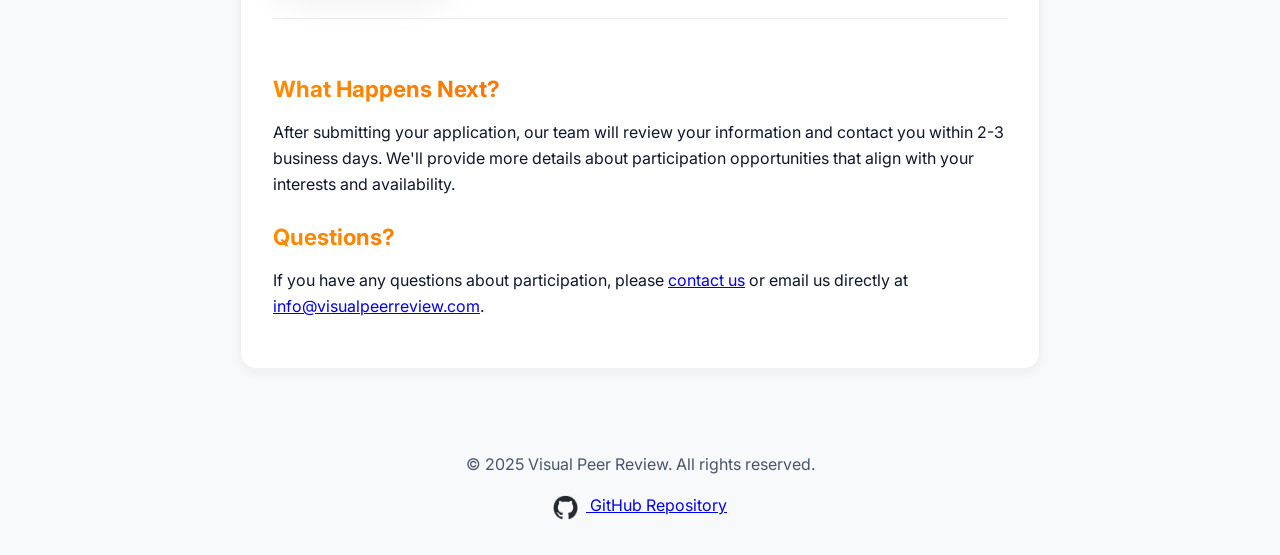
<file: VPR_2025_Site_R/join.html>
<!DOCTYPE html>
<html lang="en">
<head>
    <meta charset="utf-8">
    <meta name="viewport" content="width=device-width, initial-scale=1">
    <meta name="description" content="Join the Visual Peer Review project as a researcher, educator, or student. Collaborate on advancing visualization education and peer review methodologies.">
    <meta name="keywords" content="join research, collaboration, visualization education, peer review participation">
    <meta name="author" content="Visual Peer Review Team">

    <title>Join Us - Visual Peer Review | Participate in Research</title>

    <link rel="preconnect" href="https://fonts.googleapis.com">
    <link rel="preconnect" href="https://fonts.gstatic.com" crossorigin>
    <link href="https://fonts.googleapis.com/css2?family=Inter:wght@400;600;700;800&display=swap" rel="stylesheet">
    <link rel="stylesheet" href="style.css">
    <link rel="stylesheet" href="custom-hero-style.css">
</head>
<body>
    <a href="#main-content" class="skip-link">Skip to main content</a>

    <div class="orb-wrap" aria-hidden="true">
        <div class="orb o1"></div>
        <div class="orb o2"></div>
        <div class="orb o3"></div>
    </div>

    <div class="container">
        <header class="navbar fade-in" role="banner">
            <div class="logo-wrap">
                <img src="assets/logo.png" alt="Visual Peer Review Logo" width="48" height="48">
                <div class="brand">Visual Peer Review</div>
            </div>
            <nav role="navigation" aria-label="Main navigation">
                <ul class="nav-links">
                    <li><a href="index.html">Home</a></li>
                    <li><a href="demo.html">Demo</a></li>
                    <li><a href="journals.html">Journals</a></li>
                    <li><a href="conferences.html">Conferences</a></li>
                    <li><a href="teams.html">Our Team</a></li>
                    <li><a href="contact.html">Contact</a></li>
                    <li><a href="join.html" class="active" aria-current="page">Join Us</a></li>
                </ul>
            </nav>
        </header>

        <main id="main-content">
            <section class="hero-section fade-in" aria-labelledby="join-heading">
                <div class="hero">
                    <div class="container">
                        <div class="hero-content">
                            <h1 id="join-heading">Join Our Research</h1>
                            <p class="kicker">Be part of advancing visualization education and peer review methodologies</p>
                        </div>
                    </div>
                </div>
            </section>

            <section class="section fade-in">
                <article class="card join-form-card">
                    <h2>Participation Form</h2>
                    <p class="kicker">Fill out this form to express your interest in participating in our research project.</p>

                    <form id="participation-form"
                          onsubmit="return handleParticipationSubmit(event)"
                          aria-label="Participation form">

                        <div class="form-row">
                            <div class="form-group">
                                <label for="first-name">
                                    First Name <span class="required">*</span>
                                </label>
                                <input id="first-name"
                                       type="text"
                                       name="firstName"
                                       placeholder="Enter your first name"
                                       required
                                       aria-required="true">
                            </div>

                            <div class="form-group">
                                <label for="last-name">
                                    Last Name <span class="required">*</span>
                                </label>
                                <input id="last-name"
                                       type="text"
                                       name="lastName"
                                       placeholder="Enter your last name"
                                       required
                                       aria-required="true">
                            </div>
                        </div>

                        <div class="form-group">
                            <label for="email">
                                Email Address <span class="required">*</span>
                            </label>
                            <input id="email"
                                   type="email"
                                   name="email"
                                   placeholder="your.email@example.com"
                                   required
                                   aria-required="true">
                        </div>

                        <div class="form-group">
                            <label for="affiliation">
                                Institution/Organization <span class="required">*</span>
                            </label>
                            <input id="affiliation"
                                   type="text"
                                   name="affiliation"
                                   placeholder="Your university or organization"
                                   required
                                   aria-required="true">
                        </div>

                        <div class="form-group">
                            <label for="role">
                                Your Role <span class="required">*</span>
                            </label>
                            <select id="role"
                                    name="role"
                                    required
                                    aria-required="true">
                                <option value="">Select your role...</option>
                                <option value="student">Student</option>
                                <option value="educator">Educator/Instructor</option>
                                <option value="researcher">Researcher</option>
                                <option value="professional">Industry Professional</option>
                                <option value="other">Other</option>
                            </select>
                        </div>

                        <div class="form-group">
                            <label for="interest">
                                Area of Interest <span class="required">*</span>
                            </label>
                            <select id="interest"
                                    name="interest"
                                    required
                                    aria-required="true">
                                <option value="">Select your primary interest...</option>
                                <option value="participate">Participate in peer review studies</option>
                                <option value="implement">Implement platform in my classroom</option>
                                <option value="collaborate">Collaborate on research</option>
                                <option value="develop">Contribute to platform development</option>
                                <option value="learn">Learn more about the project</option>
                            </select>
                        </div>

                        <div class="form-group">
                            <label for="experience">
                                Experience with Data Visualization
                            </label>
                            <select id="experience"
                                    name="experience">
                                <option value="">Select your experience level...</option>
                                <option value="beginner">Beginner</option>
                                <option value="intermediate">Intermediate</option>
                                <option value="advanced">Advanced</option>
                                <option value="expert">Expert</option>
                            </select>
                        </div>

                        <div class="form-group">
                            <label for="message">
                                Additional Information
                            </label>
                            <textarea id="message"
                                      name="message"
                                      placeholder="Tell us more about your interest in the project, any relevant experience, or questions you have..."
                                      rows="5"></textarea>
                        </div>

                        <div class="form-group" style="display: flex; align-items: flex-start; gap: 0.75rem;">
                            <input type="checkbox"
                                   id="consent"
                                   name="consent"
                                   required
                                   aria-required="true"
                                   style="width: auto; margin-top: 0.25rem;">
                            <label for="consent" style="margin: 0; flex: 1;">
                                I consent to being contacted about participation in the Visual Peer Review research project. <span class="required">*</span>
                            </label>
                        </div>

                        <button class="btn primary" type="submit" aria-label="Submit participation form">
                            Submit Application
                        </button>
                    </form>

                    <div style="margin-top:2rem;padding-top:2rem;border-top:1px solid rgba(15,23,42,0.08)">
                        <h3>What Happens Next?</h3>
                        <p>After submitting your application, our team will review your information and contact you within 2-3 business days. We'll provide more details about participation opportunities that align with your interests and availability.</p>

                        <h3 style="margin-top: 1.5rem;">Questions?</h3>
                        <p>If you have any questions about participation, please <a href="contact.html">contact us</a> or email us directly at <a href="mailto:info@visualpeerreview.com">info@visualpeerreview.com</a>.</p>
                    </div>
                </article>
            </section>
        </main>

        <footer class="footer fade-in" role="contentinfo">
            <div class="center">
                <p>&copy; 2025 Visual Peer Review. All rights reserved.</p>
                <p><a href="https://github.com/USFDataVisualization/VisPeerReview" target="_blank" rel="noopener noreferrer"><img src="assets/github-mark.png" alt="GitHub Logo" width="25" height="25"> GitHub Repository</a></p>
            </div>
        </footer>
    </div>

    <script src="script.js"></script>
    <script>
        function handleParticipationSubmit(event) {
            event.preventDefault();

            const formData = new FormData(event.target);
            const data = {
                timestamp: new Date().toISOString(),
                firstName: formData.get('firstName'),
                lastName: formData.get('lastName'),
                email: formData.get('email'),
                affiliation: formData.get('affiliation'),
                role: formData.get('role'),
                interest: formData.get('interest'),
                experience: formData.get('experience'),
                message: formData.get('message'),
                consent: formData.get('consent') === 'on'
            };

            // Store in localStorage
            try {
                const submissions = JSON.parse(localStorage.getItem('vpr_join_requests') || '[]');
                submissions.push(data);
                localStorage.setItem('vpr_join_requests', JSON.stringify(submissions));

                // Show success message
                alert('Thank you for your interest! Your application has been submitted successfully. We will contact you within 2-3 business days.');

                // Reset form
                event.target.reset();
            } catch (e) {
                console.error('Failed to save submission', e);
                alert('Thank you for your interest! Please note: Local storage is not available, but you can still contact us at info@visualpeerreview.com');
            }

            return false;
        }
    </script>
</body>
</html>
</file>
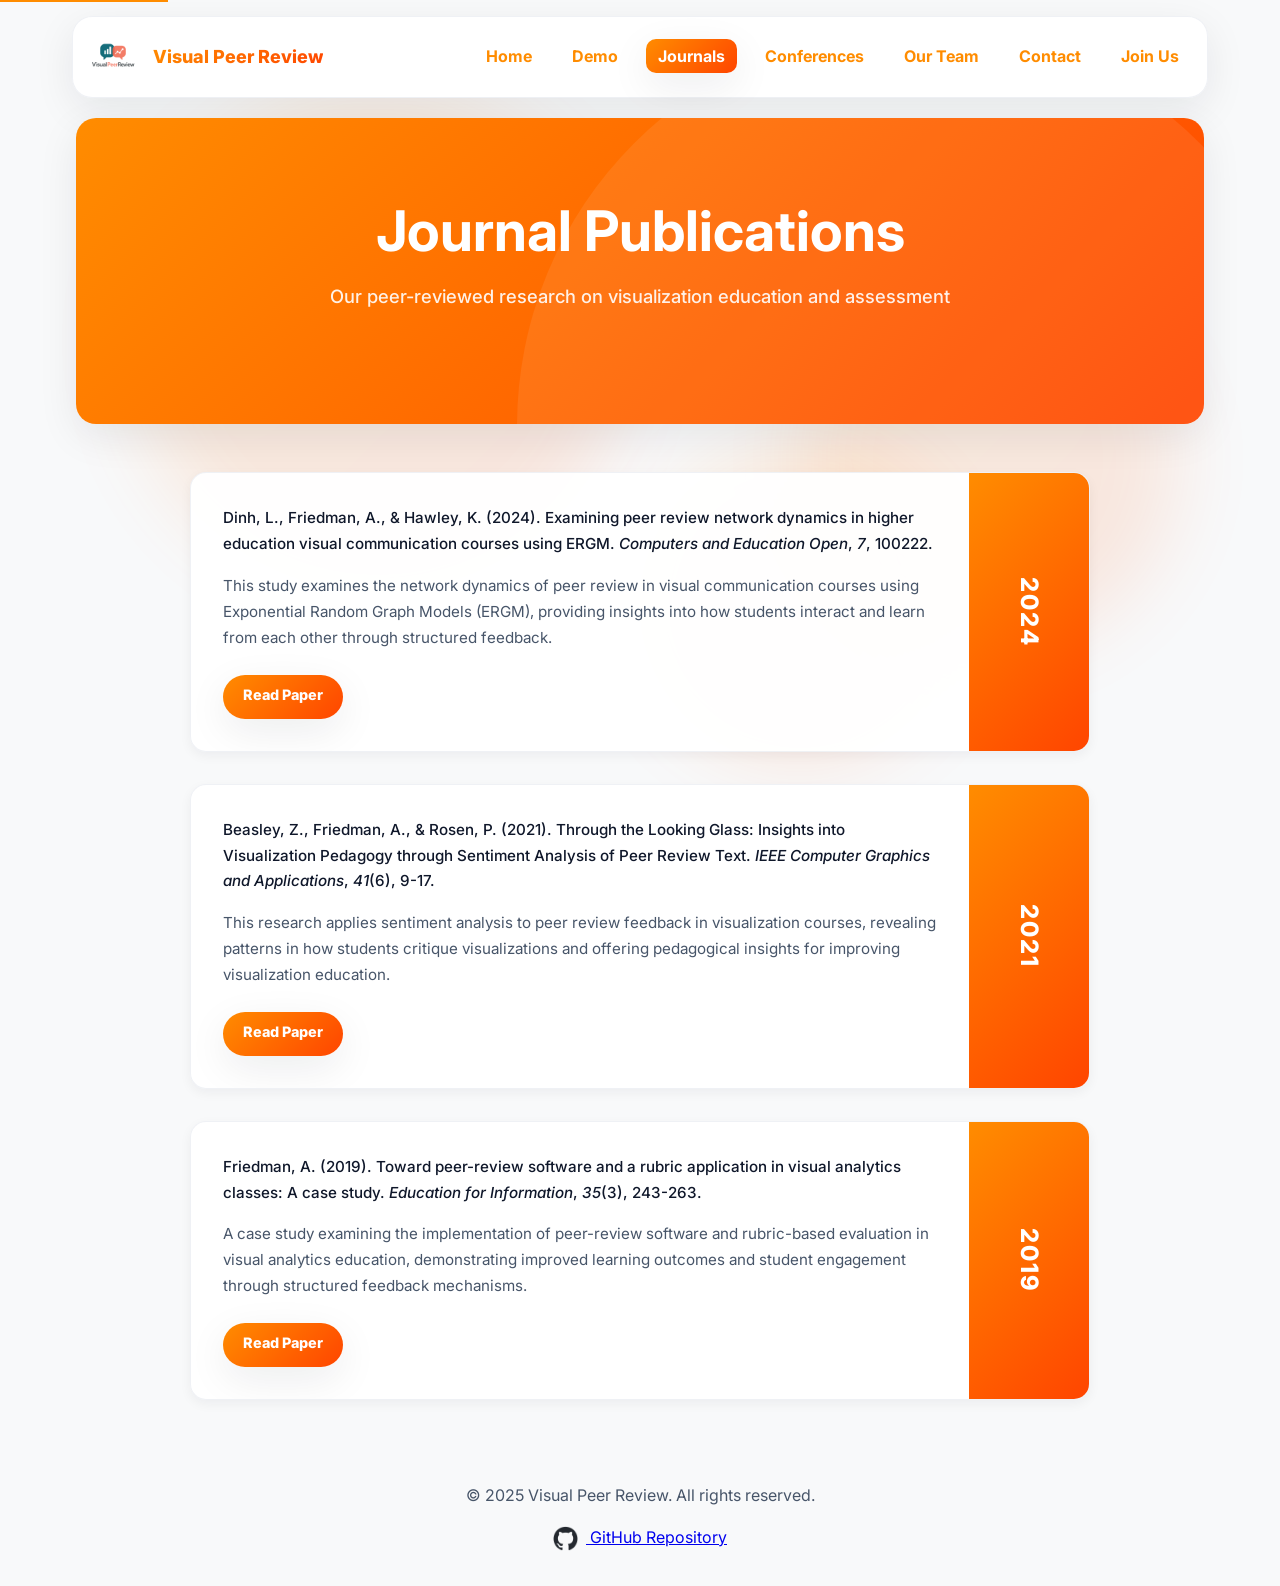
<file: VPR_2025_Site_R/Journals.html>
<!DOCTYPE html>
<html lang="en">
<head>
    <meta charset="utf-8">
    <meta name="viewport" content="width=device-width, initial-scale=1">
    <meta name="description" content="Explore our published research on visual peer review, visualization pedagogy, and educational assessment in journal publications.">
    <meta name="keywords" content="visualization research, peer review journals, education research, visual literacy, pedagogy publications">
    <meta name="author" content="Visual Peer Review Team">
    
    <title>Journal Publications - Visual Peer Review | Academic Research</title>
    
    <link rel="preconnect" href="https://fonts.googleapis.com">
    <link rel="preconnect" href="https://fonts.gstatic.com" crossorigin>
    <link href="https://fonts.googleapis.com/css2?family=Inter:wght@400;600;700;800&display=swap" rel="stylesheet">
    <link rel="stylesheet" href="style.css">
    <link rel="stylesheet" href="custom-hero-style.css">
</head>
<body>
    <a href="#main-content" class="skip-link">Skip to main content</a>
    
    <div class="orb-wrap" aria-hidden="true">
        <div class="orb o1"></div>
        <div class="orb o2"></div>
        <div class="orb o3"></div>
    </div>
    
    <div class="container">
        <header class="navbar fade-in" role="banner">
            <div class="logo-wrap">
                <img src="assets/logo.png" alt="Visual Peer Review Logo" width="48" height="48">
                <div class="brand">Visual Peer Review</div>
            </div>
            <nav role="navigation" aria-label="Main navigation">
                <ul class="nav-links">
                    <li><a href="index.html">Home</a></li>
                    <li><a href="demo.html">Demo</a></li>
                    <li><a href="journals.html" class="active" aria-current="page">Journals</a></li>
                    <li><a href="conferences.html">Conferences</a></li>
                    <li><a href="teams.html">Our Team</a></li>
                    <li><a href="contact.html">Contact</a></li>
                    <li><a href="join.html">Join Us</a></li>
                </ul>
            </nav>
        </header>

        <main id="main-content">
            <section class="hero-section fade-in" aria-labelledby="journals-heading">
                <div class="hero">
                    <div class="container">
                        <div class="hero-content">
                            <h1 id="journals-heading">Journal Publications</h1>
                            <p class="kicker">Our peer-reviewed research on visualization education and assessment</p>
                        </div>
                    </div>
                </div>
            </section>

            <section class="section fade-in">
                <div class="publications-container">
                    <article class="publication-card">
                        <div class="publication-year">2024</div>
                        <div class="publication-content">
                            <p class="publication-citation">Dinh, L., Friedman, A., & Hawley, K. (2024). Examining peer review network dynamics in higher education visual communication courses using ERGM. <em>Computers and Education Open</em>, <em>7</em>, 100222.</p>
                            <p class="publication-abstract">This study examines the network dynamics of peer review in visual communication courses using Exponential Random Graph Models (ERGM), providing insights into how students interact and learn from each other through structured feedback.</p>
                            <div class="publication-actions">
                                <a class="btn primary btn-sm"
                                   href="https://www.sciencedirect.com/science/article/pii/S2666557324000624"
                                   target="_blank"
                                   rel="noopener noreferrer"
                                   aria-label="Read full paper on ScienceDirect (opens in new tab)">
                                    Read Paper
                                </a>
                            </div>
                        </div>
                    </article>

                    <article class="publication-card">
                        <div class="publication-year">2021</div>
                        <div class="publication-content">
                            <p class="publication-citation">Beasley, Z., Friedman, A., & Rosen, P. (2021). Through the Looking Glass: Insights into Visualization Pedagogy through Sentiment Analysis of Peer Review Text. <em>IEEE Computer Graphics and Applications</em>, <em>41</em>(6), 9-17.</p>
                            <p class="publication-abstract">This research applies sentiment analysis to peer review feedback in visualization courses, revealing patterns in how students critique visualizations and offering pedagogical insights for improving visualization education.</p>
                            <div class="publication-actions">
                                <a class="btn primary btn-sm"
                                   href="https://www.computer.org/csdl/magazine/cg/2021/06/09547773/1x9TPkOzHmU"
                                   target="_blank"
                                   rel="noopener noreferrer"
                                   aria-label="Read full paper on IEEE Computer Society (opens in new tab)">
                                    Read Paper
                                </a>
                            </div>
                        </div>
                    </article>

                    <article class="publication-card">
                        <div class="publication-year">2019</div>
                        <div class="publication-content">
                            <p class="publication-citation">Friedman, A. (2019). Toward peer-review software and a rubric application in visual analytics classes: A case study. <em>Education for Information</em>, <em>35</em>(3), 243-263.</p>
                            <p class="publication-abstract">A case study examining the implementation of peer-review software and rubric-based evaluation in visual analytics education, demonstrating improved learning outcomes and student engagement through structured feedback mechanisms.</p>
                            <div class="publication-actions">
                                <a class="btn primary btn-sm"
                                   href="https://eric.ed.gov/?id=EJ1228229"
                                   target="_blank"
                                   rel="noopener noreferrer"
                                   aria-label="Read full paper on ERIC database (opens in new tab)">
                                    Read Paper
                                </a>
                            </div>
                        </div>
                    </article>
                </div>
            </section>
        </main>

        <footer class="footer fade-in" role="contentinfo">
            <div class="center">
                <p>&copy; 2025 Visual Peer Review. All rights reserved.</p>
                <p><a href="https://github.com/USFDataVisualization/VisPeerReview" target="_blank" rel="noopener noreferrer"><img src="assets/github-mark.png" alt="GitHub Logo" width="25" height="25"> GitHub Repository</a></p>
            </div>
        </footer>
    </div>
    
    <script src="script.js"></script>
</body>
</html>
</file>
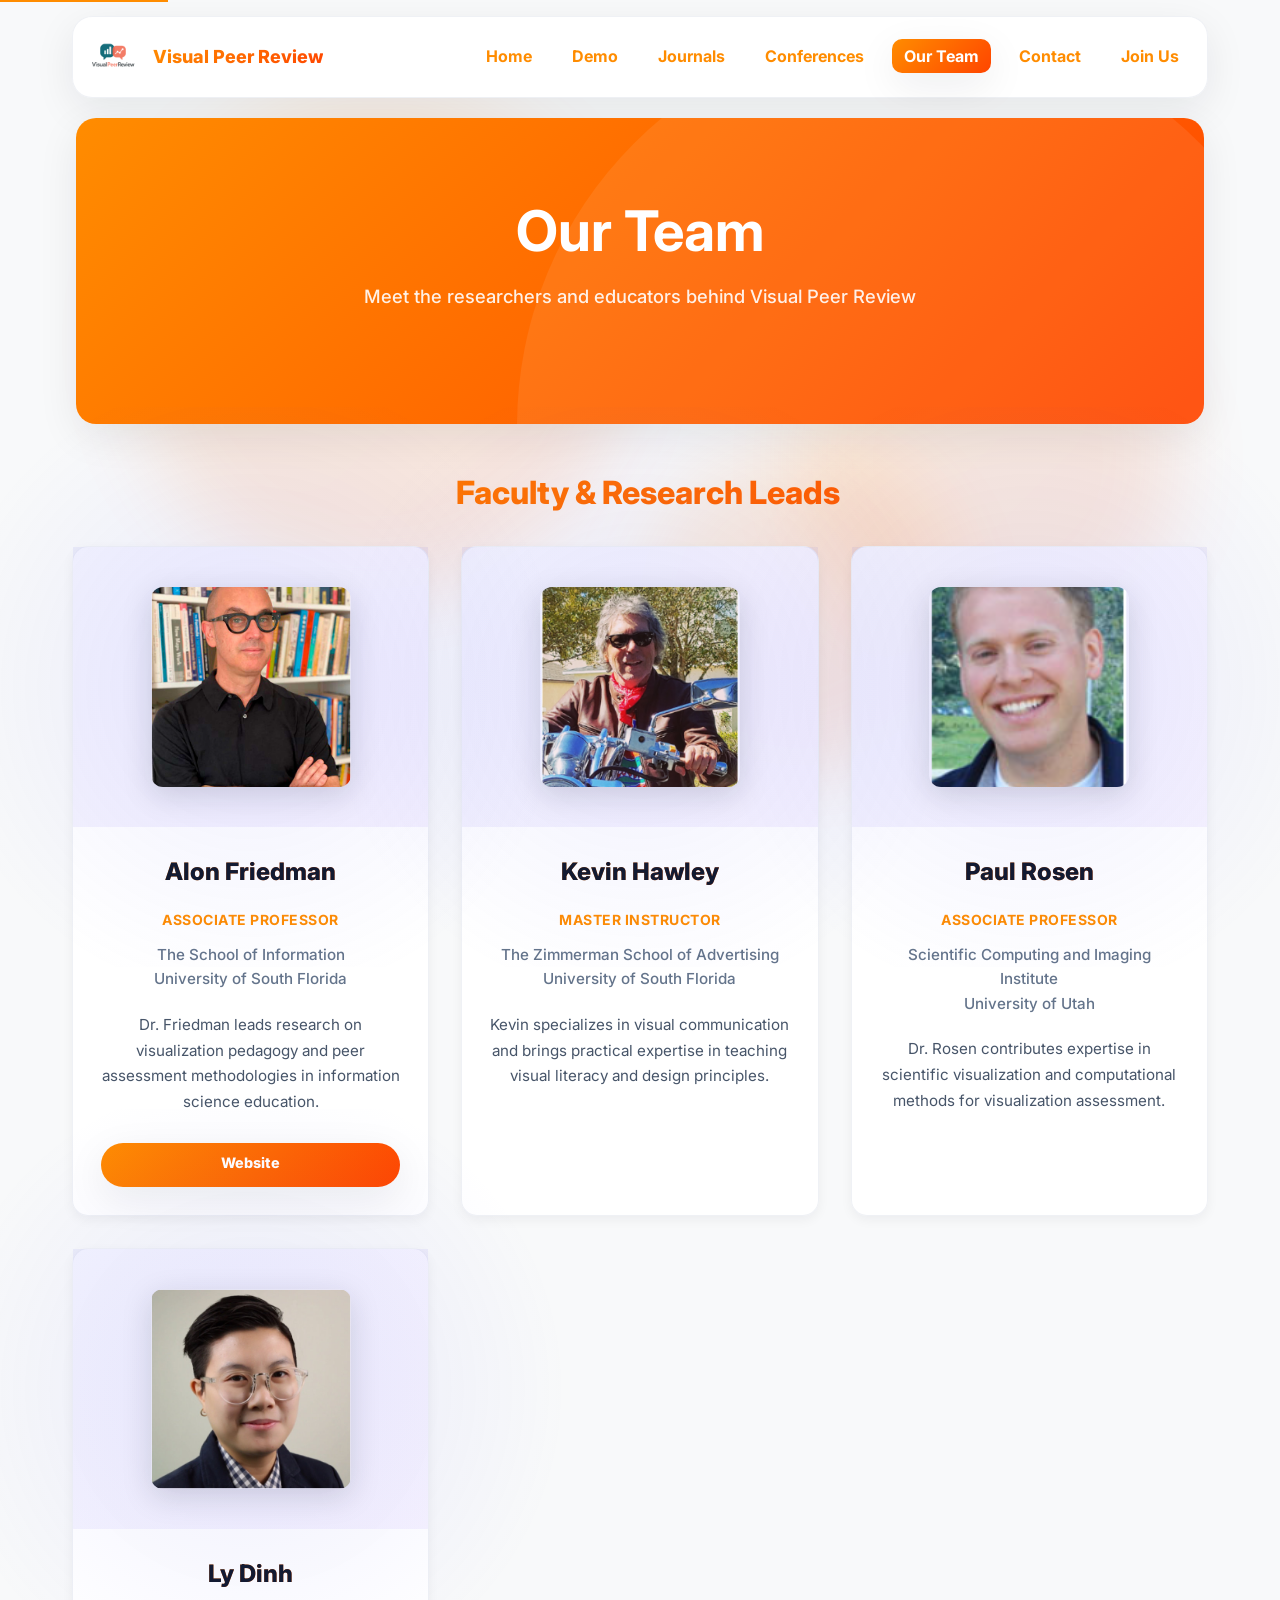
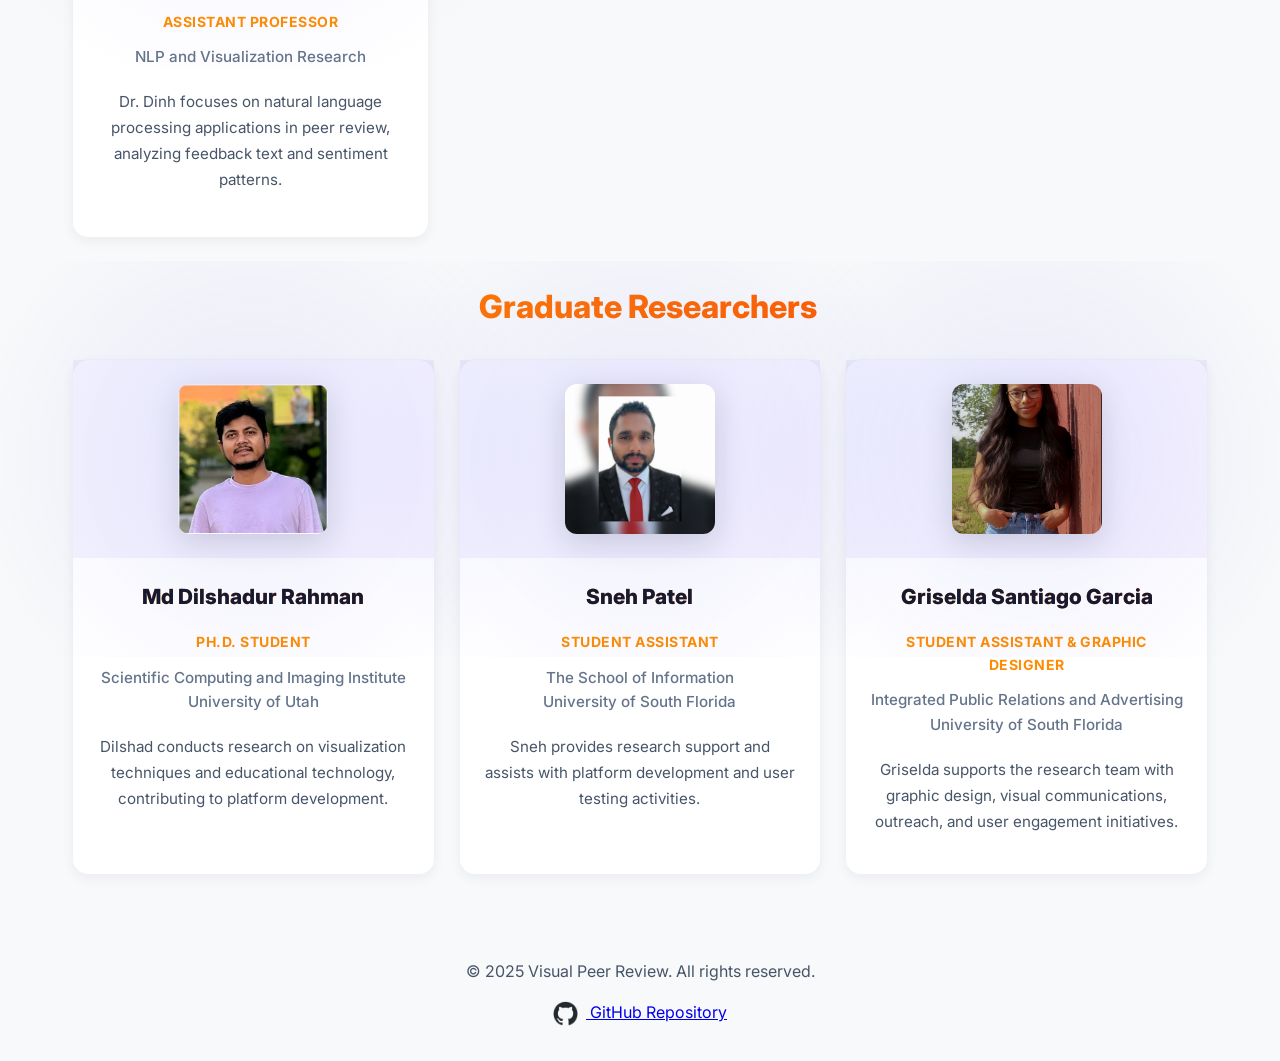
<file: VPR_2025_Site_R/teams.html>
<!DOCTYPE html>
<html lang="en">
<head>
    <meta charset="utf-8">
    <meta name="viewport" content="width=device-width, initial-scale=1">
    <meta name="description" content="Meet the Visual Peer Review team: researchers and educators from University of South Florida and University of Utah working on visualization education and peer assessment.">
    <meta name="keywords" content="research team, visualization researchers, education faculty, USF, University of Utah, peer review team">
    <meta name="author" content="Visual Peer Review Team">
    
    <title>Our Team - Visual Peer Review | Research Team Members</title>
    
    <link rel="preconnect" href="https://fonts.googleapis.com">
    <link rel="preconnect" href="https://fonts.gstatic.com" crossorigin>
    <link href="https://fonts.googleapis.com/css2?family=Inter:wght@400;600;700;800&display=swap" rel="stylesheet">
    <link rel="stylesheet" href="style.css">
    <link rel="stylesheet" href="custom-hero-style.css">
</head>
<body>
    <a href="#main-content" class="skip-link">Skip to main content</a>
    
    <div class="orb-wrap" aria-hidden="true">
        <div class="orb o1"></div>
        <div class="orb o2"></div>
        <div class="orb o3"></div>
    </div>
    
    <div class="container">
        <header class="navbar fade-in" role="banner">
            <div class="logo-wrap">
                <img src="assets/logo.png" alt="Visual Peer Review Logo" width="48" height="48">
                <div class="brand">Visual Peer Review</div>
            </div>
            <nav role="navigation" aria-label="Main navigation">
                <ul class="nav-links">
                    <li><a href="index.html">Home</a></li>
                    <li><a href="demo.html">Demo</a></li>
                    <li><a href="journals.html">Journals</a></li>
                    <li><a href="conferences.html">Conferences</a></li>
                    <li><a href="teams.html" class="active" aria-current="page">Our Team</a></li>
                    <li><a href="contact.html">Contact</a></li>
                    <li><a href="join.html">Join Us</a></li>
                </ul>
            </nav>
        </header>

        <main id="main-content">
            <section class="hero-section fade-in" aria-labelledby="team-heading">
                <div class="hero">
                    <div class="container">
                        <div class="hero-content">
                            <h1 id="team-heading">Our Team</h1>
                            <p class="kicker">Meet the researchers and educators behind Visual Peer Review</p>
                        </div>
                    </div>
                </div>
            </section>

            <section class="section fade-in">
                <h2 class="center">Faculty & Research Leads</h2>
                <div class="team-grid">
                    <article class="team-card-modern">
                        <div class="team-card-header">
                            <div class="team-avatar">
                                <img src="assets/AF.png"
                                     alt="Alon Friedman"
                                     width="200"
                                     height="200"
                                     onerror="this.src='https://placehold.co/200x200/6366f1/ffffff?text=AF'"
                                     loading="lazy">
                            </div>
                        </div>
                        <div class="team-card-body">
                            <h3>Alon Friedman</h3>
                            <p class="team-role">Associate Professor</p>
                            <p class="team-affiliation">The School of Information<br>University of South Florida</p>
                            <p class="team-bio">Dr. Friedman leads research on visualization pedagogy and peer assessment methodologies in information science education.</p>
                            <a class="btn primary btn-sm"
                               href="https://alonfriedman.net/"
                               target="_blank"
                               rel="noopener noreferrer"
                               aria-label="Visit Alon Friedman's personal website (opens in new tab)">
                                Website
                            </a>
                        </div>
                    </article>

                    <article class="team-card-modern">
                        <div class="team-card-header">
                            <div class="team-avatar">
                                <img src="assets/KH.png"
                                     alt="Kevin Hawley"
                                     width="200"
                                     height="200"
                                     onerror="this.src='https://placehold.co/200x200/8b5cf6/ffffff?text=KH'"
                                     loading="lazy">
                            </div>
                        </div>
                        <div class="team-card-body">
                            <h3>Kevin Hawley</h3>
                            <p class="team-role">Master Instructor</p>
                            <p class="team-affiliation">The Zimmerman School of Advertising<br>University of South Florida</p>
                            <p class="team-bio">Kevin specializes in visual communication and brings practical expertise in teaching visual literacy and design principles.</p>
                        </div>
                    </article>

                    <article class="team-card-modern">
                        <div class="team-card-header">
                            <div class="team-avatar">
                                <img src="assets/PR.png"
                                     alt="Paul Rosen"
                                     width="200"
                                     height="200"
                                     onerror="this.src='https://placehold.co/200x200/3b82f6/ffffff?text=PR'"
                                     loading="lazy">
                            </div>
                        </div>
                        <div class="team-card-body">
                            <h3>Paul Rosen</h3>
                            <p class="team-role">Associate Professor</p>
                            <p class="team-affiliation">Scientific Computing and Imaging Institute<br>University of Utah</p>
                            <p class="team-bio">Dr. Rosen contributes expertise in scientific visualization and computational methods for visualization assessment.</p>
                        </div>
                    </article>

                    <article class="team-card-modern">
                        <div class="team-card-header">
                            <div class="team-avatar">
                                <img src="assets/LD.png"
                                     alt="Ly Dinh"
                                     width="200"
                                     height="200"
                                     onerror="this.src='https://placehold.co/200x200/ff6b6b/ffffff?text=LD'"
                                     loading="lazy">
                            </div>
                        </div>
                        <div class="team-card-body">
                            <h3>Ly Dinh</h3>
                            <p class="team-role">Assistant Professor</p>
                            <p class="team-affiliation">NLP and Visualization Research</p>
                            <p class="team-bio">Dr. Dinh focuses on natural language processing applications in peer review, analyzing feedback text and sentiment patterns.</p>
                        </div>
                    </article>
                </div>
            </section>

            <section class="section fade-in">
                <h2 class="center">Graduate Researchers</h2>
                <div class="team-grid team-grid-compact">
                    <article class="team-card-modern team-card-compact">
                        <div class="team-card-header">
                            <div class="team-avatar team-avatar-sm">
                                <img src="assets/MDR.png"
                                     alt="Md Dilshadur Rahman"
                                     width="150"
                                     height="150"
                                     onerror="this.src='https://placehold.co/150x150/14b8a6/ffffff?text=MDR'"
                                     loading="lazy">
                            </div>
                        </div>
                        <div class="team-card-body">
                            <h3>Md Dilshadur Rahman</h3>
                            <p class="team-role">Ph.D. Student</p>
                            <p class="team-affiliation">Scientific Computing and Imaging Institute<br>University of Utah</p>
                            <p class="team-bio">Dilshad conducts research on visualization techniques and educational technology, contributing to platform development.</p>
                        </div>
                    </article>

                    <article class="team-card-modern team-card-compact">
                        <div class="team-card-header">
                            <div class="team-avatar team-avatar-sm">
                                <img src="assets/SRP.jpeg"
                                     alt="Sneh Patel"
                                     width="150"
                                     height="150"
                                     onerror="this.src='https://placehold.co/150x150/f59e0b/ffffff?text=SP'"
                                     loading="lazy">
                            </div>
                        </div>
                        <div class="team-card-body">
                            <h3>Sneh Patel</h3>
                            <p class="team-role">Student Assistant</p>
                            <p class="team-affiliation">The School of Information<br>University of South Florida</p>
                            <p class="team-bio">Sneh provides research support and assists with platform development and user testing activities.</p>
                        </div>
                    </article>

                    <article class="team-card-modern team-card-compact">
                        <div class="team-card-header">
                            <div class="team-avatar team-avatar-sm">
                                <img src="assets/GSG.png"
                                     alt="Griselda Santiago Garcia"
                                     width="150"
                                     height="150"
                                     onerror="this.src='https://placehold.co/150x150/8b5cf6/ffffff?text=GSG'"
                                     loading="lazy">
                            </div>
                        </div>
                        <div class="team-card-body">
                            <h3>Griselda Santiago Garcia</h3>
                            <p class="team-role">Student Assistant & Graphic Designer</p>
                            <p class="team-affiliation">Integrated Public Relations and Advertising<br>University of South Florida</p>
                            <p class="team-bio">Griselda supports the research team with graphic design, visual communications, outreach, and user engagement initiatives.</p>
                        </div>
                    </article>
                </div>
            </section>
        </main>

        <footer class="footer fade-in" role="contentinfo">
            <div class="center">
                <p>&copy; 2025 Visual Peer Review. All rights reserved.</p>
                <p><a href="https://github.com/USFDataVisualization/VisPeerReview" target="_blank" rel="noopener noreferrer"><img src="assets/github-mark.png" alt="GitHub Logo" width="25" height="25"> GitHub Repository</a></p>
            </div>
        </footer>
    </div>
    
    <script src="script.js"></script>
</body>
</html>
</file>
<file: VPR_2025_Site_R/style.css>
:root {
  /* Modern Gradient Color Palette - Deep Ocean to Sunset */
  --primary-900: #0f172a;        /* Rich navy - deep backgrounds */
  --primary-800: #1e293b;        /* Slate navy */
  --primary-700: #334155;        /* Cool slate */
  --primary-600: #475569;        /* Medium slate */
  --primary-500: #64748b;        /* Muted slate */

  /* Vibrant Accent Colors - Orange to Red */
  --accent-coral: #ff6b6b;       /* Vibrant coral pink */
  --accent-orange: #FF8C00;      /* Dark orange */
  --accent-red: #FF4500;         /* Orange red */
  --accent-purple: #FF8C00;      /* Orange (replacing purple) */
  --accent-violet: #FF4500;      /* Orange red (replacing violet) */
  --accent-blue: #FF8C00;        /* Orange (replacing blue) */
  --accent-teal: #14b8a6;        /* Fresh teal */
  --accent-emerald: #10b981;     /* Success green */

  /* Gradient Combinations */
  --gradient-sunset: linear-gradient(135deg, #FF8C00 0%, #FF4500 100%);
  --gradient-ocean: linear-gradient(135deg, #FF8C00 0%, #FF4500 100%);
  --gradient-aurora: linear-gradient(135deg, #FF8C00 0%, #FF4500 100%);

  /* Semantic Colors */
  --success: #10b981;
  --warning: #f59e0b;
  --error: #ef4444;
  --info: #3b82f6;

  /* Neutral Palette */
  --text-primary: #0f172a;
  --text-secondary: #475569;
  --text-muted: #64748b;
  --text-light: #94a3b8;

  /* Surface Colors with Glass Morphism */
  --surface-primary: rgba(255, 255, 255, 0.95);
  --surface-secondary: rgba(255, 255, 255, 0.85);
  --surface-glass: rgba(255, 255, 255, 0.75);
  --glass-border: rgba(148, 163, 184, 0.15);
  --glass-border-hover: rgba(255, 140, 0, 0.3);

  /* Background Colors */
  --bg-primary: #ffffff;
  --bg-secondary: #f8f9fa;
  --bg-gradient: linear-gradient(135deg, #f8fafc 0%, #f1f5f9 100%);

  /* Legacy mappings for compatibility */
  --indigo-900: var(--primary-900);
  --indigo-700: var(--accent-purple);
  --indigo-500: var(--accent-violet);
  --indigo-300: #c7d2fe;
  --indigo-600: #4f46e5;
  --violet: var(--accent-violet);
  --green: var(--accent-emerald);
  --muted: var(--text-secondary);
  --card-bg: var(--surface-primary);
  --accent-from: var(--accent-purple);
  --accent-to: var(--accent-violet);

  /* Design Tokens */
  --radius: 16px;
  --radius-sm: 10px;
  --radius-lg: 20px;
  --max-width: 1200px;
  --focus-color: var(--accent-purple);
  --shadow-sm: 0 4px 12px rgba(15, 23, 42, 0.05);
  --shadow-md: 0 12px 40px rgba(15, 23, 42, 0.08);
  --shadow-lg: 0 25px 75px rgba(99, 102, 241, 0.15);
  --shadow-xl: 0 35px 100px rgba(99, 102, 241, 0.2);
}

/* Skip link for keyboard navigation */
.skip-link {
  position: absolute;
  top: -40px;
  left: 0;
  background: var(--indigo-700);
  color: white;
  padding: 8px;
  text-decoration: none;
  z-index: 100;
}

.skip-link:focus {
  top: 0;
}

* {
  box-sizing: border-box;
}

html {
  scroll-behavior: smooth;
}

html, body {
  height: 100%;
}

body {
  margin: 0;
  font-family: Inter, system-ui, -apple-system, 'Segoe UI', Roboto, Arial, sans-serif;
  background: #f8f9fa;
  color: var(--text-primary);
  line-height: 1.6;
}

/* Focus styles for accessibility */
a:focus,
button:focus,
input:focus,
textarea:focus,
select:focus {
  outline: 3px solid var(--focus-color);
  outline-offset: 2px;
}

a:focus-visible,
button:focus-visible,
input:focus-visible,
textarea:focus-visible {
  outline: 3px solid var(--focus-color);
  outline-offset: 2px;
}

.container {
  max-width: var(--max-width);
  margin: 0 auto;
  padding: 0 1rem;
  position: relative;
  z-index: 2;
}

.orb-wrap {
  position: fixed;
  left: 0;
  top: 0;
  width: 100%;
  height: 100%;
  pointer-events: none;
  z-index: 0;
  overflow: hidden;
}

.orb {
  position: absolute;
  border-radius: 50%;
  filter: blur(40px);
  opacity: 0.11;
}

.orb.o1 {
  width: 500px;
  height: 500px;
  background: var(--gradient-ocean);
  left: 10%;
  top: 10%;
  animation: float1 16s ease-in-out infinite;
}

.orb.o2 {
  width: 380px;
  height: 380px;
  background: var(--gradient-sunset);
  right: 8%;
  top: 30%;
  animation: float2 18s ease-in-out infinite;
}

.orb.o3 {
  width: 320px;
  height: 320px;
  background: var(--gradient-aurora);
  left: 50%;
  bottom: 15%;
  animation: float3 20s ease-in-out infinite;
}

@keyframes float1 {
  0% { transform: translateY(0) translateX(0); }
  50% { transform: translateY(30px) translateX(20px); }
  100% { transform: translateY(0) translateX(0); }
}

@keyframes float2 {
  0% { transform: translateY(0) translateX(0); }
  50% { transform: translateY(-24px) translateX(-18px); }
  100% { transform: translateY(0) translateX(0); }
}

@keyframes float3 {
  0% { transform: translateY(0) translateX(0); }
  50% { transform: translateY(35px) translateX(-25px); }
  100% { transform: translateY(0) translateX(0); }
}

/* Reduced motion support */
@media (prefers-reduced-motion: reduce) {
  .orb {
    animation: none;
  }
  
  .fade-in {
    transition: none;
  }
  
  * {
    animation-duration: 0.01ms !important;
    animation-iteration-count: 1 !important;
    transition-duration: 0.01ms !important;
  }
}

.navbar {
  display: flex;
  align-items: center;
  justify-content: space-between;
  padding: 1rem;
  margin: 1rem;
  border-radius: var(--radius-lg);
  background: var(--surface-primary);
  backdrop-filter: blur(20px);
  border: 1px solid var(--glass-border);
  box-shadow: var(--shadow-md);
  transition: all 0.3s ease;
}

.navbar:hover {
  box-shadow: var(--shadow-lg);
  border-color: var(--glass-border-hover);
}

.logo-wrap {
  display: flex;
  align-items: center;
  gap: 1rem;
}

.logo-wrap img {
  height: 48px;
  border-radius: 10px;
}

.brand {
  font-weight: 800;
  background: var(--gradient-ocean);
  -webkit-background-clip: text;
  background-clip: text;
  color: transparent;
  font-size: 18px;
}

.nav-links {
  display: flex;
  gap: 1rem;
  list-style: none;
  margin: 0;
  padding: 0;
}

.nav-links a {
  color: var(--accent-purple);
  padding: 0.45rem 0.75rem;
  border-radius: 10px;
  font-weight: 700;
  text-decoration: none;
  transition: all 0.2s ease;
}

.nav-links a.active,
.nav-links a:hover {
  color: #fff;
  background: var(--gradient-ocean);
  box-shadow: var(--shadow-md);
  transform: translateY(-2px);
}

/* Mobile navigation improvements */
@media (max-width: 768px) {
  .navbar {
    flex-direction: column;
    gap: 1rem;
  }
  
  .nav-links {
    flex-wrap: wrap;
    justify-content: center;
  }
}

.hero {
  margin: 1.25rem;
  padding: 2.6rem;
  border-radius: var(--radius-lg);
  text-align: center;
  background: linear-gradient(135deg, rgba(99, 102, 241, 0.05), rgba(139, 92, 246, 0.08));
  border: 1px solid var(--glass-border);
  box-shadow: var(--shadow-md);
  transition: all 0.28s ease;
  position: relative;
  overflow: hidden;
}

.hero::before {
  content: '';
  position: absolute;
  top: 0;
  left: -100%;
  width: 100%;
  height: 100%;
  background: linear-gradient(90deg, transparent, rgba(255, 255, 255, 0.3), transparent);
  transition: left 0.5s ease;
}

.hero:hover::before {
  left: 100%;
}

.hero:hover {
  transform: translateY(-10px);
  box-shadow: var(--shadow-xl);
  border-bottom: 6px solid var(--accent-purple);
}

.hero h1 {
  margin: 0 0 1.25rem 0;
  font-size: 2.5rem;
  background: var(--gradient-ocean);
  -webkit-background-clip: text;
  background-clip: text;
  color: transparent;
  font-weight: 900;
  position: relative;
  z-index: 1;
  line-height: 1.2;
}

.hero p {
  position: relative;
  z-index: 1;
  max-width: 800px;
  margin-left: auto;
  margin-right: auto;
  margin-bottom: 1rem;
}

.hero p.kicker {
  font-size: 1.25rem;
  line-height: 1.6;
  margin-bottom: 1.25rem;
  font-weight: 500;
}

@media (max-width: 768px) {
  .hero h1 {
    font-size: 2rem;
  }

  .hero p.kicker {
    font-size: 1.1rem;
  }
}

h2 {
  font-size: 2rem;
  background: var(--gradient-ocean);
  -webkit-background-clip: text;
  background-clip: text;
  color: transparent;
  margin-bottom: 1.5rem;
  margin-left: 1rem;
  font-weight: 800;
  line-height: 1.3;
}

h3 {
  font-size: 1.4rem;
  background: var(--gradient-ocean);
  -webkit-background-clip: text;
  background-clip: text;
  color: transparent;
  margin-bottom: 0.75rem;
  font-weight: 700;
  line-height: 1.4;
}

.center {
  text-align: center;
}

/* Hero Buttons */
.hero-buttons {
  display: flex;
  justify-content: center;
  align-items: center;
  gap: 1rem;
  margin-top: 1.5rem;
  flex-wrap: wrap;
}

.kicker {
  font-size: 1.125rem;
  line-height: 1.7;
  color: var(--muted);
}

.section {
  margin: 3rem 1rem;
}

.section:first-of-type {
  margin-top: 2rem;
}

.grid {
  display: grid;
  grid-template-columns: repeat(auto-fit, minmax(280px, 1fr));
  gap: 1.25rem;
  margin-top: 1rem;
}

.card {
  padding: 2rem;
  border-radius: var(--radius);
  background: var(--card-bg);
  border: 1px solid var(--glass-border);
  box-shadow: var(--shadow-sm);
  transition: transform 0.28s, box-shadow 0.28s, border-color 0.28s;
}

.card:hover {
  transform: translateY(-10px);
  box-shadow: var(--shadow-lg);
  border-bottom: 6px solid var(--accent-purple);
  border-color: var(--glass-border-hover);
}

.btn {
  display: inline-block;
  padding: 0.7rem 1.05rem;
  border-radius: 999px;
  font-weight: 800;
  cursor: pointer;
  text-decoration: none;
  border: none;
  font-size: 1rem;
  transition: all 0.2s ease;
  min-height: 44px;
  min-width: 44px;
}

.btn:hover {
  transform: translateY(-2px);
}

.btn.primary {
  background: var(--gradient-ocean);
  color: #fff;
  box-shadow: var(--shadow-md);
  position: relative;
  overflow: hidden;
}

.btn.primary::before {
  content: '';
  position: absolute;
  top: 0;
  left: -100%;
  width: 100%;
  height: 100%;
  background: linear-gradient(90deg, transparent, rgba(255, 255, 255, 0.3), transparent);
  transition: left 0.5s ease;
}

.btn.primary:hover::before {
  left: 100%;
}

.btn.primary:hover {
  box-shadow: var(--shadow-lg);
}

.btn.ghost {
  background: transparent;
  color: var(--accent-purple);
  border: 2px solid var(--accent-purple);
}

.btn.ghost:hover {
  background: var(--gradient-ocean);
  color: white;
  border-color: transparent;
}

.btn.primary.active {
  box-shadow: var(--shadow-lg);
}

.btn.ghost.active {
  background: var(--gradient-ocean);
  color: white;
  border-color: transparent;
}

/* FAQ Section */
.faq-container {
  max-width: var(--max-width);
  margin: 0 auto;
}

.faq-item {
  margin-bottom: 1rem;
  border: 2px solid var(--glass-border);
  border-radius: var(--radius);
  overflow: hidden;
  background: var(--card-bg);
  transition: all 0.3s ease;
  box-shadow: var(--shadow-sm);
}

.faq-item:hover {
  box-shadow: var(--shadow-md);
  border-color: var(--glass-border-hover);
  transform: translateY(-2px);
}

.faq-question {
  width: 100%;
  padding: 1.25rem 1.25rem 1.25rem 1.5rem;
  border: none;
  border-left: 4px solid transparent;
  text-align: left;
  font-size: 1.1rem;
  font-weight: 700;
  background: linear-gradient(135deg, rgba(99, 102, 241, 0.03), rgba(139, 92, 246, 0.03));
  cursor: pointer;
  display: flex;
  justify-content: space-between;
  align-items: center;
  transition: all 0.3s ease;
  color: var(--accent-purple);
}

.faq-question:hover {
  background: linear-gradient(135deg, rgba(99, 102, 241, 0.08), rgba(139, 92, 246, 0.08));
  border-left-color: var(--accent-purple);
  color: var(--accent-violet);
}

.faq-question[aria-expanded="true"] {
  background: linear-gradient(135deg, rgba(99, 102, 241, 0.1), rgba(139, 92, 246, 0.1));
  border-left-color: var(--accent-violet);
  color: var(--accent-violet);
}

.faq-icon {
  font-size: 1.5rem;
  font-weight: bold;
  color: var(--accent-purple);
  transition: transform 0.3s ease;
  flex-shrink: 0;
  margin-left: 1rem;
}

.faq-question[aria-expanded="true"] .faq-icon {
  transform: rotate(45deg);
}

.faq-answer {
  max-height: 0;
  overflow: hidden;
  transition: max-height 0.3s ease, padding 0.3s ease;
  padding: 0 1.25rem;
}

.faq-answer.active {
  max-height: 500px;
  padding: 0 1.25rem 1.25rem 1.25rem;
}

.faq-answer p {
  margin: 0;
  color: var(--muted);
  line-height: 1.7;
}

/* Progress Sidebar */
.progress-sidebar {
  position: fixed;
  right: 20px;
  top: 120px;
  width: 250px;
  background: var(--card-bg);
  border: 1px solid var(--glass-border);
  border-radius: 14px;
  padding: 1.25rem;
  box-shadow: 0 12px 40px rgba(15, 23, 42, 0.1);
  z-index: 50;
  transition: all 0.3s ease;
}

.progress-sidebar h3 {
  margin: 0 0 1rem 0;
  font-size: 1.2rem;
  background: var(--gradient-ocean);
  -webkit-background-clip: text;
  background-clip: text;
  color: transparent;
}

.progress-bar-container {
  width: 100%;
  height: 12px;
  background: rgba(15, 23, 42, 0.08);
  border-radius: 999px;
  overflow: hidden;
  margin-bottom: 0.75rem;
}

.progress-bar {
  height: 100%;
  background: var(--gradient-sunset);
  border-radius: 999px;
  transition: width 0.5s ease;
  width: 0%;
  box-shadow: 0 2px 8px rgba(255, 107, 107, 0.3);
}

#progress-text {
  font-size: 0.9rem;
  font-weight: 700;
  color: var(--accent-purple);
  margin: 0 0 1rem 0;
}

.progress-checklist {
  margin-top: 1rem;
}

.progress-item {
  display: flex;
  align-items: center;
  gap: 0.5rem;
  padding: 0.5rem 0;
  font-size: 0.9rem;
  color: var(--muted);
  transition: all 0.3s ease;
}

.progress-item.completed {
  color: var(--primary-900);
  font-weight: 600;
}

.progress-checkbox {
  font-size: 1.2rem;
  color: var(--accent-purple);
}

.progress-item.completed .progress-checkbox {
  color: var(--accent-emerald);
}

.progress-hint {
  margin-top: 1rem;
  font-size: 0.85rem;
  color: var(--muted);
  font-style: italic;
  line-height: 1.5;
}

@media (max-width: 1400px) {
  .progress-sidebar {
    right: 10px;
    width: 220px;
  }
}

@media (max-width: 1200px) {
  .progress-sidebar {
    display: none;
  }
}

/* Upload Area */
.upload-area {
  border: 2px dashed var(--indigo-500);
  border-radius: 12px;
  padding: 1rem;
  text-align: center;
  transition: all 0.3s ease;
  cursor: pointer;
}

.upload-area:hover,
.upload-area.hover {
  background: rgba(92, 107, 192, 0.05);
  border-color: var(--indigo-700);
}

.image-frame {
  background: linear-gradient(180deg, rgba(247, 251, 255, 0.9), rgba(243, 247, 255, 0.95));
  padding: 0.8rem;
  border-radius: 12px;
  border: 1px solid rgba(15, 23, 42, 0.04);
}

.image-frame img {
  max-width: 100%;
  height: auto;
  display: block;
  margin: 0 auto;
}

/* Form Elements */
input[type="text"],
input[type="email"],
input[type="url"],
input[type="file"],
textarea,
select {
  width: 100%;
  padding: 0.7rem;
  border-radius: 10px;
  border: 2px solid rgba(15, 23, 42, 0.06);
  font-family: inherit;
  font-size: 1rem;
  transition: border-color 0.2s ease;
}

input:hover,
textarea:hover,
select:hover {
  border-color: var(--accent-purple);
}

label {
  display: block;
  margin-bottom: 0.5rem;
  font-weight: 600;
  color: var(--text-primary);
}

/* Rubric Section */
.rubric-section {
  margin-bottom: 1.5rem;
  padding: 1rem;
  border-radius: 12px;
  background: linear-gradient(180deg, rgba(247, 251, 255, 0.5), rgba(243, 247, 255, 0.3));
  border: 1px solid rgba(15, 23, 42, 0.06);
  transition: all 0.3s ease;
}

.rubric-section:hover {
  border-color: var(--accent-purple);
  box-shadow: 0 4px 12px rgba(99, 102, 241, 0.08);
}

.rubric-header {
  display: flex;
  justify-content: space-between;
  align-items: center;
  margin-bottom: 0.75rem;
  flex-wrap: wrap;
  gap: 0.5rem;
}

.rubric-header label {
  font-weight: 600;
  color: var(--primary-900);
  flex: 1;
  min-width: 200px;
}

.rating-select {
  padding: 0.5rem 0.75rem;
  border-radius: 8px;
  border: 2px solid rgba(15, 23, 42, 0.1);
  background: white;
  font-size: 0.95rem;
  font-weight: 600;
  color: var(--text-primary);
  cursor: pointer;
  transition: all 0.2s ease;
  min-width: 200px;
}

.rating-select:hover {
  border-color: var(--accent-purple);
}

.rating-select:focus {
  border-color: var(--focus-color);
  outline: none;
  box-shadow: 0 0 0 3px rgba(99, 102, 241, 0.1);
}

.comment-box {
  width: 100%;
  padding: 0.75rem;
  border-radius: 8px;
  border: 2px solid rgba(15, 23, 42, 0.08);
  font-family: inherit;
  font-size: 0.95rem;
  line-height: 1.5;
  resize: vertical;
  transition: all 0.2s ease;
  background: white;
}

.comment-box:hover {
  border-color: var(--accent-purple);
}

.comment-box:focus {
  border-color: var(--focus-color);
  outline: none;
  box-shadow: 0 0 0 3px rgba(99, 102, 241, 0.1);
}

.comment-box::placeholder {
  color: var(--text-light);
  font-style: italic;
}

/* Nudge Box */
.nudge-box {
  display: flex;
  align-items: flex-start;
  gap: 0.75rem;
  padding: 1rem;
  margin-bottom: 1.5rem;
  border-radius: 12px;
  background: linear-gradient(135deg, rgba(139, 92, 246, 0.08), rgba(99, 102, 241, 0.08));
  border-left: 4px solid var(--accent-violet);
  animation: fadeIn 0.5s ease;
}

/* Individual Nudges under each comment box */
.individual-nudge {
  display: flex;
  align-items: flex-start;
  gap: 0.5rem;
  padding: 0.75rem;
  margin-top: 0.75rem;
  border-radius: 8px;
  background: linear-gradient(135deg, rgba(139, 92, 246, 0.06), rgba(99, 102, 241, 0.06));
  border-left: 3px solid var(--accent-violet);
  font-size: 0.875rem;
  transition: all 0.3s ease;
}

.individual-nudge .nudge-icon {
  font-size: 1.2rem;
  flex-shrink: 0;
}

.individual-nudge .nudge-text {
  font-size: 0.875rem;
  line-height: 1.4;
  color: var(--text-primary);
  font-weight: 500;
}

.individual-nudge.success {
  background: linear-gradient(135deg, rgba(16, 185, 129, 0.08), rgba(5, 150, 105, 0.08));
  border-left-color: var(--accent-emerald);
}

.individual-nudge.warning {
  background: linear-gradient(135deg, rgba(245, 158, 11, 0.08), rgba(255, 107, 107, 0.08));
  border-left-color: var(--accent-coral);
}

.individual-nudge.info {
  background: linear-gradient(135deg, rgba(59, 130, 246, 0.08), rgba(20, 184, 166, 0.08));
  border-left-color: var(--accent-teal);
}

.nudge-box.success {
  background: linear-gradient(135deg, rgba(16, 185, 129, 0.1), rgba(20, 184, 166, 0.1));
  border-left-color: var(--accent-emerald);
}

.nudge-box.warning {
  background: linear-gradient(135deg, rgba(245, 158, 11, 0.1), rgba(255, 107, 107, 0.1));
  border-left-color: var(--accent-coral);
}

.nudge-icon {
  font-size: 1.5rem;
  flex-shrink: 0;
}

#nudge-text {
  font-size: 0.95rem;
  line-height: 1.5;
  color: var(--text-primary);
  font-weight: 500;
}

@keyframes fadeIn {
  from {
    opacity: 0;
    transform: translateY(-10px);
  }
  to {
    opacity: 1;
    transform: translateY(0);
  }
}

/* Table */
table {
  width: 100%;
  border-collapse: collapse;
  margin-top: 1rem;
}

th,
td {
  padding: 0.75rem;
  text-align: left;
  border-bottom: 1px solid rgba(15, 23, 42, 0.08);
  vertical-align: top;
}

th {
  background: linear-gradient(135deg, rgba(99, 102, 241, 0.08), rgba(139, 92, 246, 0.08));
  font-weight: 700;
  color: var(--primary-900);
  border-bottom: 2px solid var(--accent-purple);
}

tr:hover {
  background: linear-gradient(135deg, rgba(99, 102, 241, 0.02), rgba(139, 92, 246, 0.02));
}

td:last-child {
  max-width: 300px;
  font-size: 0.875rem;
  line-height: 1.4;
  color: var(--muted);
}

@media (max-width: 768px) {
  table {
    font-size: 0.875rem;
  }
  
  th, td {
    padding: 0.5rem;
  }
  
  td:last-child {
    max-width: 200px;
  }
}

/* Modern Team Cards */
.team-grid {
  display: grid;
  grid-template-columns: repeat(auto-fit, minmax(320px, 1fr));
  gap: 2rem;
  margin-top: 2rem;
}

.team-grid-compact {
  grid-template-columns: repeat(auto-fit, minmax(280px, 1fr));
  gap: 1.5rem;
}

.team-card-modern {
  background: var(--surface-primary);
  border: 1px solid var(--glass-border);
  border-radius: var(--radius);
  overflow: visible;
  transition: all 0.3s ease;
  box-shadow: var(--shadow-sm);
  display: flex;
  flex-direction: column;
}

.team-card-modern:hover {
  transform: translateY(-8px);
  box-shadow: var(--shadow-lg);
  border-color: var(--glass-border-hover);
}

.team-card-header {
  background: linear-gradient(135deg, rgba(99, 102, 241, 0.08), rgba(139, 92, 246, 0.08));
  padding: 2.5rem;
  display: flex;
  justify-content: center;
  align-items: center;
  position: relative;
  overflow: visible;
}

.team-card-header::before {
  content: '';
  position: absolute;
  top: -50%;
  left: -50%;
  width: 200%;
  height: 200%;
  background: radial-gradient(circle, rgba(99, 102, 241, 0.1) 0%, transparent 70%);
  transition: transform 0.6s ease;
}

.team-card-modern:hover .team-card-header::before {
  transform: scale(1.2);
}

.team-avatar {
  width: 200px;
  height: 200px;
  position: relative;
  z-index: 1;
}

.team-avatar img {
  width: 100%;
  height: 100%;
  border-radius: 12px;
  object-fit: cover;
  border: none;
  box-shadow: 0 8px 30px rgba(15, 23, 42, 0.15);
  transition: transform 0.3s ease, box-shadow 0.3s ease;
}

.team-card-modern:hover .team-avatar img {
  transform: scale(1.05);
  box-shadow: 0 12px 40px rgba(99, 102, 241, 0.3);
}

.team-avatar-sm {
  width: 150px;
  height: 150px;
}

.team-card-body {
  padding: 1.75rem;
  text-align: center;
  flex: 1;
  display: flex;
  flex-direction: column;
  gap: 0.75rem;
}

.team-card-body h3 {
  margin: 0 0 0.5rem 0;
  font-size: 1.5rem;
  color: var(--primary-900);
  font-weight: 800;
}

.team-role {
  font-size: 1rem;
  font-weight: 700;
  color: var(--accent-purple);
  margin: 0;
  text-transform: uppercase;
  letter-spacing: 0.5px;
  font-size: 0.875rem;
}

.team-affiliation {
  font-size: 0.95rem;
  color: var(--text-muted);
  line-height: 1.6;
  margin: 0;
  font-weight: 500;
}

.team-bio {
  font-size: 0.95rem;
  color: var(--text-secondary);
  line-height: 1.7;
  margin: 0.5rem 0 1rem 0;
  flex: 1;
}

.btn-sm {
  padding: 0.5rem 1.25rem;
  font-size: 0.9rem;
  display: inline-block;
  margin-top: auto;
}

.team-card-compact .team-card-header {
  padding: 1.5rem;
}

.team-card-compact .team-card-body {
  padding: 1.5rem;
}

.team-card-compact .team-card-body h3 {
  font-size: 1.3rem;
}

@media (max-width: 768px) {
  .team-grid {
    grid-template-columns: 1fr;
    gap: 1.5rem;
  }

  .team-avatar {
    width: 160px;
    height: 160px;
  }

  .team-avatar-sm {
    width: 130px;
    height: 130px;
  }
}

/* Legacy Team Card Support (keep for backward compatibility) */
.team-card {
  display: flex;
  align-items: center;
  gap: 1.5rem;
  padding: 1.5rem;
  border-radius: 12px;
  background: var(--card-bg);
  border: 1px solid var(--glass-border);
  transition: transform 0.22s;
}

.team-card:hover {
  transform: translateY(-8px);
}

.team-photo {
  flex-shrink: 0;
}

.team-photo img {
  width: 150px;
  height: 150px;
  border-radius: 50%;
  object-fit: cover;
  border: 4px solid var(--bg-primary);
  box-shadow: 0 8px 26px rgba(15, 23, 42, 0.08);
}

.team-info {
  flex: 1;
}

@media (max-width: 600px) {
  .team-card {
    flex-direction: column;
    text-align: center;
  }

  .team-photo img {
    width: 120px;
    height: 120px;
  }
}

/* Footer */
.footer {
  padding: 1.2rem;
  text-align: center;
  color: var(--muted);
  margin-top: 1.25rem;
}

.footer img {
  vertical-align: middle;
  margin-right: 0.5rem;
}

/* Animation */
.fade-in {
  opacity: 0;
  transform: translateY(18px);
  transition: all 0.6s ease;
}

.fade-in.show {
  opacity: 1;
  transform: none;
}

/* Analytics Stat Cards */
.stat-card {
  text-align: center;
  padding: 2rem 1.5rem;
  background: linear-gradient(135deg, rgba(255, 255, 255, 0.95), rgba(255, 255, 255, 0.98));
  border: 1px solid var(--glass-border);
  border-radius: 14px;
  transition: all 0.3s ease;
}

.stat-card:hover {
  transform: translateY(-8px);
  box-shadow: var(--shadow-lg);
  border-bottom: 4px solid var(--accent-purple);
  border-color: var(--glass-border-hover);
}

.stat-icon {
  font-size: 2.5rem;
  margin-bottom: 1rem;
}

.stat-value {
  font-size: 2.5rem;
  font-weight: 800;
  background: var(--gradient-sunset);
  -webkit-background-clip: text;
  background-clip: text;
  color: transparent;
  margin-bottom: 0.5rem;
}

.stat-label {
  font-size: 1rem;
  color: var(--muted);
  font-weight: 600;
  text-transform: uppercase;
  letter-spacing: 0.05em;
}

.chart-card {
  padding: 2rem;
}

.chart-card h3 {
  margin-bottom: 1.5rem;
  text-align: center;
}

.chart-card .kicker {
  margin-bottom: 1rem;
}

.chart-card canvas {
  max-height: 400px;
  width: 100%;
}

/* Info Tooltip */
.info-icon {
  display: inline-block;
  width: 24px;
  height: 24px;
  background: var(--gradient-ocean);
  color: white;
  border-radius: 50%;
  text-align: center;
  line-height: 24px;
  font-weight: bold;
  cursor: help;
  margin-left: 0.5rem;
  position: relative;
  box-shadow: 0 2px 8px rgba(99, 102, 241, 0.3);
  transition: all 0.3s ease;
}

.info-icon:hover {
  transform: scale(1.1);
  box-shadow: 0 4px 12px rgba(99, 102, 241, 0.4);
}

.info-tooltip {
  position: fixed;
  top: 50%;
  left: 50%;
  transform: translate(-50%, -50%) scale(0.95);
  background: white;
  border: 1px solid var(--glass-border);
  border-radius: var(--radius-lg);
  padding: 2.5rem;
  width: 650px;
  max-width: 92vw;
  max-height: 85vh;
  overflow-y: auto;
  box-shadow: 0 25px 80px rgba(0, 0, 0, 0.3);
  z-index: 10000;
  display: none;
  opacity: 0;
  transition: all 0.3s ease;
}

.info-tooltip.show {
  display: block;
  opacity: 1;
  transform: translate(-50%, -50%) scale(1);
  animation: modalSlideIn 0.4s cubic-bezier(0.16, 1, 0.3, 1);
}

@keyframes modalSlideIn {
  from {
    transform: translate(-50%, -60%) scale(0.9);
    opacity: 0;
  }
  to {
    transform: translate(-50%, -50%) scale(1);
    opacity: 1;
  }
}

/* Backdrop for tooltip */
.tooltip-backdrop {
  position: fixed;
  top: 0;
  left: 0;
  right: 0;
  bottom: 0;
  background: rgba(15, 23, 42, 0.6);
  backdrop-filter: blur(4px);
  z-index: 9999;
  display: none;
  opacity: 0;
  transition: opacity 0.3s ease;
}

.tooltip-backdrop.show {
  display: block;
  opacity: 1;
}

.info-tooltip h4 {
  margin: 0 0 1.25rem 0;
  color: var(--primary-900);
  font-size: 1.75rem;
  font-weight: 800;
  background: var(--gradient-sunset);
  -webkit-background-clip: text;
  background-clip: text;
  color: transparent;
  text-align: center;
}

.info-tooltip p {
  margin: 0 0 1.25rem 0;
  color: var(--text-secondary);
  font-size: 1rem;
  line-height: 1.7;
}

.info-tooltip img {
  max-width: 100%;
  border-radius: var(--radius);
  margin-top: 1rem;
  box-shadow: var(--shadow-md);
  border: 1px solid var(--glass-border);
}

.info-tooltip ul {
  margin: 1rem 0;
  padding-left: 0;
  list-style: none;
}

.info-tooltip li {
  margin-bottom: 1rem;
  font-size: 1rem;
  line-height: 1.6;
  color: var(--text-secondary);
  padding-left: 2rem;
  position: relative;
}

.info-tooltip li::before {
  content: '✓';
  position: absolute;
  left: 0;
  color: var(--accent-emerald);
  font-weight: bold;
  font-size: 1.2rem;
}

.info-tooltip li strong {
  color: var(--accent-purple);
  font-weight: 700;
}

/* Close button for tooltip */
.tooltip-close {
  position: absolute;
  top: 1rem;
  right: 1rem;
  width: 32px;
  height: 32px;
  border: none;
  background: rgba(239, 68, 68, 0.1);
  color: #ef4444;
  border-radius: 50%;
  cursor: pointer;
  font-size: 1.25rem;
  font-weight: bold;
  display: flex;
  align-items: center;
  justify-content: center;
  transition: all 0.2s ease;
}

.tooltip-close:hover {
  background: #ef4444;
  color: white;
  transform: rotate(90deg);
}

/* Secondary Navigation for Demo/Analytics Toggle */
.secondary-nav {
  display: flex;
  justify-content: center;
  gap: 1rem;
  margin: 2rem 0 0 0;
  padding: 0;
  background: transparent;
  border-radius: 0;
  backdrop-filter: none;
}

.secondary-nav-btn {
  padding: 0.75rem 2rem;
  font-size: 1rem;
  font-weight: 600;
  color: var(--text-secondary);
  background: rgba(255, 255, 255, 0.7);
  border: 2px solid var(--glass-border);
  border-radius: var(--radius-sm);
  cursor: pointer;
  transition: all 0.3s ease;
  font-family: inherit;
  backdrop-filter: blur(10px);
}

.secondary-nav-btn:hover {
  background: rgba(255, 255, 255, 0.9);
  border-color: var(--glass-border-hover);
  color: var(--accent-purple);
  transform: translateY(-2px);
  box-shadow: var(--shadow-md);
}

.secondary-nav-btn.active {
  background: var(--gradient-ocean);
  color: white;
  border-color: transparent;
  box-shadow: var(--shadow-md);
}

.secondary-nav-btn.active:hover {
  transform: translateY(-2px);
  box-shadow: var(--shadow-lg);
}

@media (max-width: 768px) {
  .secondary-nav {
    flex-direction: column;
    gap: 0.75rem;
  }

  .secondary-nav-btn {
    width: 100%;
    padding: 0.65rem 1.5rem;
    font-size: 0.95rem;
  }
}

/* About Section Styles */
.about-section {
  display: flex;
  gap: 2.5rem;
  align-items: center;
  margin-bottom: 2.5rem;
}

.about-text {
  flex: 1;
  text-align: left;
}

.about-text p {
  margin-bottom: 1.25rem;
  line-height: 1.75;
  color: var(--text-secondary);
}

.about-text p:last-child {
  margin-bottom: 0;
}

.about-image {
  flex: 0 0 420px;
  max-width: 420px;
}

.about-image img {
  width: 100%;
  border-radius: var(--radius);
  box-shadow: var(--shadow-lg);
  transition: transform 0.3s ease, box-shadow 0.3s ease;
}

.about-image img:hover {
  transform: scale(1.02);
  box-shadow: var(--shadow-xl);
}

@media (max-width: 968px) {
  .about-section {
    flex-direction: column;
    text-align: center;
  }

  .about-text {
    text-align: center;
  }

  .about-image {
    flex: 1;
    max-width: 100%;
  }
}

/* Feature Cards */
.feature-cards {
  display: grid;
  grid-template-columns: repeat(auto-fit, minmax(280px, 1fr));
  gap: 1.5rem;
  margin-top: 2rem;
}

.feature-card {
  background: var(--card-bg);
  border: 1px solid var(--glass-border);
  border-radius: 14px;
  padding: 2rem;
  text-align: left;
  transition: all 0.3s ease;
}

.feature-card:hover {
  transform: translateY(-10px);
  box-shadow: var(--shadow-lg);
  border-bottom: 6px solid var(--accent-purple);
  border-color: var(--glass-border-hover);
}

.feature-icon {
  font-size: 3rem;
  margin-bottom: 1rem;
  text-align: center;
  display: block;
}

.feature-number {
  width: 60px;
  height: 60px;
  border-radius: 12px;
  display: flex;
  align-items: center;
  justify-content: center;
  font-size: 1.75rem;
  font-weight: 700;
  margin-bottom: 1.25rem;
  background: var(--gradient-ocean);
  color: white;
}

.nudges-badge {
  display: inline-block;
  background: var(--gradient-ocean);
  color: white;
  padding: 0.5rem 1.25rem;
  border-radius: 20px;
  font-size: 0.875rem;
  font-weight: 600;
  margin-bottom: 1.5rem;
  text-align: center;
  display: block;
  width: fit-content;
  margin-left: auto;
  margin-right: auto;
}

.feature-card h3 {
  margin-bottom: 1rem;
  background: var(--gradient-ocean);
  -webkit-background-clip: text;
  background-clip: text;
  color: transparent;
}

.feature-card p {
  color: var(--muted);
  line-height: 1.6;
}

/* Form Styles for Join Page */
.participation-form {
  max-width: 720px;
  margin: 0 auto;
}

.form-group {
  margin-bottom: 1.5rem;
}

.form-group label {
  display: block;
  margin-bottom: 0.5rem;
  font-weight: 600;
  color: var(--text-primary);
}

.form-group input,
.form-group textarea,
.form-group select {
  width: 100%;
  padding: 0.75rem;
  border-radius: 10px;
  border: 2px solid rgba(15, 23, 42, 0.08);
  font-family: inherit;
  font-size: 1rem;
  transition: border-color 0.2s ease;
}

.form-group input:focus,
.form-group textarea:focus,
.form-group select:focus {
  border-color: var(--focus-color);
  outline: none;
  box-shadow: 0 0 0 3px rgba(37, 99, 235, 0.1);
}

.form-group textarea {
  min-height: 120px;
  resize: vertical;
}

.form-row {
  display: grid;
  grid-template-columns: 1fr 1fr;
  gap: 1rem;
}

@media (max-width: 768px) {
  .form-row {
    grid-template-columns: 1fr;
  }
}

.required {
  color: #dc2626;
}

/* NSF Support Section */
.nsf-card {
  padding: 2rem;
}

.nsf-content {
  display: flex;
  align-items: center;
  justify-content: space-between;
  gap: 2.5rem;
}

.nsf-text {
  flex: 1;
  text-align: left;
}

.nsf-text h3 {
  margin-top: 0;
  margin-bottom: 0.75rem;
  color: var(--primary-900);
}

.nsf-text .kicker {
  margin-bottom: 1.25rem;
  display: block;
}

.nsf-text p:last-child {
  margin-bottom: 0;
}

.nsf-logo {
  flex: 0 0 160px;
  text-align: center;
}

.nsf-logo img {
  max-width: 100%;
  height: 84px;
  object-fit: contain;
  border-radius: 8px;
  transition: transform 0.3s ease;
}

.nsf-logo a:hover img {
  transform: scale(1.05);
}

@media (max-width: 768px) {
  .nsf-content {
    flex-direction: column;
    text-align: center;
  }

  .nsf-text {
    text-align: center;
  }

  .nsf-logo {
    flex: 0 0 auto;
  }
}

/* Contact Page */
.contact-container {
  max-width: 1200px;
  margin: 0 auto;
}

.contact-grid {
  display: grid;
  grid-template-columns: 1fr 1fr;
  gap: 2rem;
  align-items: start;
}

.contact-info-card,
.contact-form-card {
  height: 100%;
}

.contact-methods {
  margin-top: 2rem;
  display: flex;
  flex-direction: column;
  gap: 1.5rem;
}

.contact-method {
  display: flex;
  gap: 1.25rem;
  align-items: flex-start;
  padding: 1.25rem;
  border-radius: var(--radius-sm);
  background: linear-gradient(135deg, rgba(99, 102, 241, 0.04), rgba(139, 92, 246, 0.04));
  border: 1px solid var(--glass-border);
  transition: all 0.3s ease;
}

.contact-method:hover {
  background: linear-gradient(135deg, rgba(99, 102, 241, 0.08), rgba(139, 92, 246, 0.08));
  border-color: var(--glass-border-hover);
  transform: translateX(5px);
}

.contact-icon {
  font-size: 2rem;
  flex-shrink: 0;
  width: 60px;
  height: 60px;
  display: flex;
  align-items: center;
  justify-content: center;
  background: white;
  border-radius: 50%;
  box-shadow: var(--shadow-sm);
}

.contact-details {
  flex: 1;
}

.contact-details h3 {
  margin: 0 0 0.5rem 0;
  font-size: 1.1rem;
  color: var(--primary-900);
}

.contact-details p {
  margin: 0.25rem 0;
  color: var(--text-secondary);
  font-size: 0.95rem;
}

.contact-details a {
  color: var(--accent-purple);
  text-decoration: none;
  font-weight: 600;
  transition: color 0.2s ease;
}

.contact-details a:hover {
  color: var(--accent-violet);
  text-decoration: underline;
}

.contact-form-card h2 {
  margin-top: 0;
}

.contact-form {
  margin-top: 1.5rem;
}

@media (max-width: 968px) {
  .contact-grid {
    grid-template-columns: 1fr;
    gap: 2rem;
  }

  .contact-method {
    flex-direction: column;
    text-align: center;
  }

  .contact-icon {
    margin: 0 auto;
  }
}

/* Publications Page (Journals & Conferences) */
.publications-container {
  max-width: 900px;
  margin: 0 auto;
  display: flex;
  flex-direction: column;
  gap: 2rem;
}

.publication-card {
  background: var(--surface-primary);
  border: 1px solid var(--glass-border);
  border-radius: var(--radius);
  overflow: hidden;
  box-shadow: var(--shadow-sm);
  transition: all 0.3s ease;
  display: flex;
  gap: 0;
  flex-direction: row;
}

.publication-card:hover {
  transform: translateY(-5px);
  box-shadow: var(--shadow-lg);
  border-color: var(--glass-border-hover);
}

.publication-year {
  background: var(--gradient-ocean);
  color: white;
  font-size: 1.5rem;
  font-weight: 800;
  padding: 2rem 1.5rem;
  display: flex;
  align-items: center;
  justify-content: center;
  min-width: 120px;
  writing-mode: vertical-rl;
  text-orientation: mixed;
  letter-spacing: 2px;
  order: 2;
}

.publication-content {
  flex: 1;
  padding: 2rem;
  order: 1;
}

.publication-title {
  margin: 0 0 1rem 0;
  font-size: 1.3rem;
  color: var(--primary-900);
  font-weight: 700;
  line-height: 1.4;
}

.publication-authors {
  margin: 0 0 0.75rem 0;
  color: var(--text-secondary);
  font-size: 0.95rem;
  font-weight: 600;
}

.publication-authors::before {
  content: "👥 ";
  margin-right: 0.25rem;
}

.publication-venue {
  margin: 0 0 1rem 0;
}

.venue-badge {
  display: inline-block;
  padding: 0.4rem 1rem;
  background: linear-gradient(135deg, rgba(255, 140, 0, 0.1), rgba(255, 69, 0, 0.1));
  border: 1px solid var(--accent-purple);
  border-radius: 999px;
  color: var(--accent-purple);
  font-size: 0.875rem;
  font-weight: 700;
  font-style: normal;
}

.publication-citation {
  margin: 0 0 1rem 0;
  color: var(--primary-900);
  font-size: 0.95rem;
  line-height: 1.7;
  font-weight: 500;
}

.publication-citation em {
  font-style: italic;
}

.publication-abstract {
  margin: 0 0 1.5rem 0;
  color: var(--text-secondary);
  line-height: 1.7;
  font-size: 0.95rem;
}

.publication-actions {
  display: flex;
  gap: 1rem;
  flex-wrap: wrap;
}

@media (max-width: 768px) {
  .publication-card {
    flex-direction: column;
  }

  .publication-year {
    writing-mode: horizontal-tb;
    text-orientation: mixed;
    padding: 1.5rem;
    min-width: auto;
    text-align: center;
    order: 1;
  }

  .publication-content {
    padding: 1.5rem;
    order: 2;
  }
}

/* Join Page */
.join-form-card {
  max-width: 800px;
  margin: 0 auto;
}

.join-form-card h2 {
  margin-top: 0;
  text-align: center;
}

.join-form-card .kicker {
  text-align: center;
  margin-bottom: 2rem;
}

/* Print styles */
@media print {
  .orb-wrap,
  .navbar,
  .btn,
  .progress-sidebar {
    display: none;
  }

  body {
    background: white;
  }

  .card {
    break-inside: avoid;
  }
}
</file>
<file: VPR_2025_Site_R/custom-hero-style.css>
/* Custom Hero Styling for Visual Peer Review */

/* The outer container for the entire hero section */
.hero-section {
    padding: 0 !important; /* Remove default section padding */
    margin: 1.25rem !important;
}

/* The actual hero div with custom background color */
.hero-section .hero {
    background: linear-gradient(135deg, #FF8C00 0%, #FF4500 100%) !important;
    color: white !important;
    padding: 60px 0 !important;
    text-align: center;
    position: relative;
    overflow: hidden;
    margin: 0 !important;
    border: none !important;
    border-radius: var(--radius-lg) !important;
    box-shadow: var(--shadow-md) !important;
}

/* Enable hover effects on hero-section hero */
.hero-section .hero {
    transition: all 0.3s ease;
}

.hero-section .hero:hover {
    transform: translateY(-5px) !important;
    box-shadow: 0 20px 60px rgba(255, 69, 0, 0.3) !important;
}

.hero-section .hero::before {
    content: '';
    position: absolute;
    top: 0;
    left: -100%;
    width: 100%;
    height: 100%;
    background: linear-gradient(90deg, transparent, rgba(255, 255, 255, 0.2), transparent);
    transition: left 0.6s ease;
    pointer-events: none;
}

.hero-section .hero:hover::before {
    left: 100%;
}

/* Add subtle animated background effect */
.hero-section .hero::after {
    content: '';
    position: absolute;
    top: -30%;
    right: -10%;
    width: 800px;
    height: 800px;
    background: rgba(255, 255, 255, 0.08);
    border-radius: 50%;
    pointer-events: none;
}

/* Ensure the main container inside the hero keeps the established max-width */
.hero-section .hero .container {
    max-width: var(--max-width, 1200px);
    margin: 0 auto;
    padding: 0 2rem;
    position: relative;
    z-index: 2;
}

/* Content wrapper */
.hero-section .hero-content {
    padding: 20px;
}

/* Hero Heading (H1) */
.hero-section .hero-content h1 {
    font-size: 3.5rem;
    font-weight: 700;
    margin-bottom: 1rem;
    color: white !important;
    background: none !important;
    -webkit-background-clip: unset !important;
    background-clip: unset !important;
    line-height: 1.2;
}

/* New Subheading (H2) */
.hero-section .hero-content h2 {
    font-size: 1.8rem;
    font-weight: 600;
    margin-top: 0;
    margin-bottom: 1.5rem;
    color: rgba(255, 255, 255, 0.95) !important;
    background: none !important;
    -webkit-background-clip: unset !important;
    background-clip: unset !important;
}

/* Paragraph/Kicker text */
.hero-section .hero-content p {
    font-size: 1.15rem;
    max-width: 700px;
    margin: 0 auto 2rem auto;
    line-height: 1.7;
    color: rgba(255, 255, 255, 0.9) !important;
}

/* Button container spacing */
.hero-section .hero-buttons {
    display: flex;
    gap: 1rem;
    justify-content: center;
    flex-wrap: wrap;
    margin-top: 2rem;
}

/* Primary button inside hero - white background */
.hero-section .hero .btn.primary {
    background: white !important;
    color: #FF4500 !important;
    border: 2px solid white !important;
    box-shadow: 0 4px 12px rgba(0, 0, 0, 0.15) !important;
}

.hero-section .hero .btn.primary::before {
    display: none !important;
}

.hero-section .hero .btn.primary:hover {
    background: rgba(255, 255, 255, 0.9) !important;
    color: #FF4500 !important;
    transform: translateY(-2px) !important;
    box-shadow: 0 8px 20px rgba(0, 0, 0, 0.25) !important;
}

/* Ghost button inside hero - white border */
.hero-section .hero .btn.ghost {
    background: transparent !important;
    color: white !important;
    border: 2px solid white !important;
}

.hero-section .hero .btn.ghost:hover {
    background: rgba(255, 255, 255, 0.15) !important;
    color: white !important;
    border-color: white !important;
    transform: translateY(-2px) !important;
}

/* Responsive adjustments */
@media (max-width: 968px) {
    .hero-section .hero {
        padding: 60px 0 !important;
    }

    .hero-section .hero-content h1 {
        font-size: 2.5rem !important;
    }

    .hero-section .hero-content h2 {
        font-size: 1.4rem !important;
    }

    .hero-section .hero-content p {
        font-size: 1rem !important;
    }

    .hero-section .hero .container {
        padding: 0 1.5rem !important;
    }
}

@media (max-width: 768px) {
    .hero-section .hero {
        padding: 50px 0 !important;
    }

    .hero-section .hero-content h1 {
        font-size: 2rem !important;
    }

    .hero-section .hero-content h2 {
        font-size: 1.2rem !important;
    }

    .hero-section .hero-buttons {
        flex-direction: column;
        align-items: stretch;
    }

    .hero-section .hero .container {
        padding: 0 1rem !important;
    }
}
</file>
